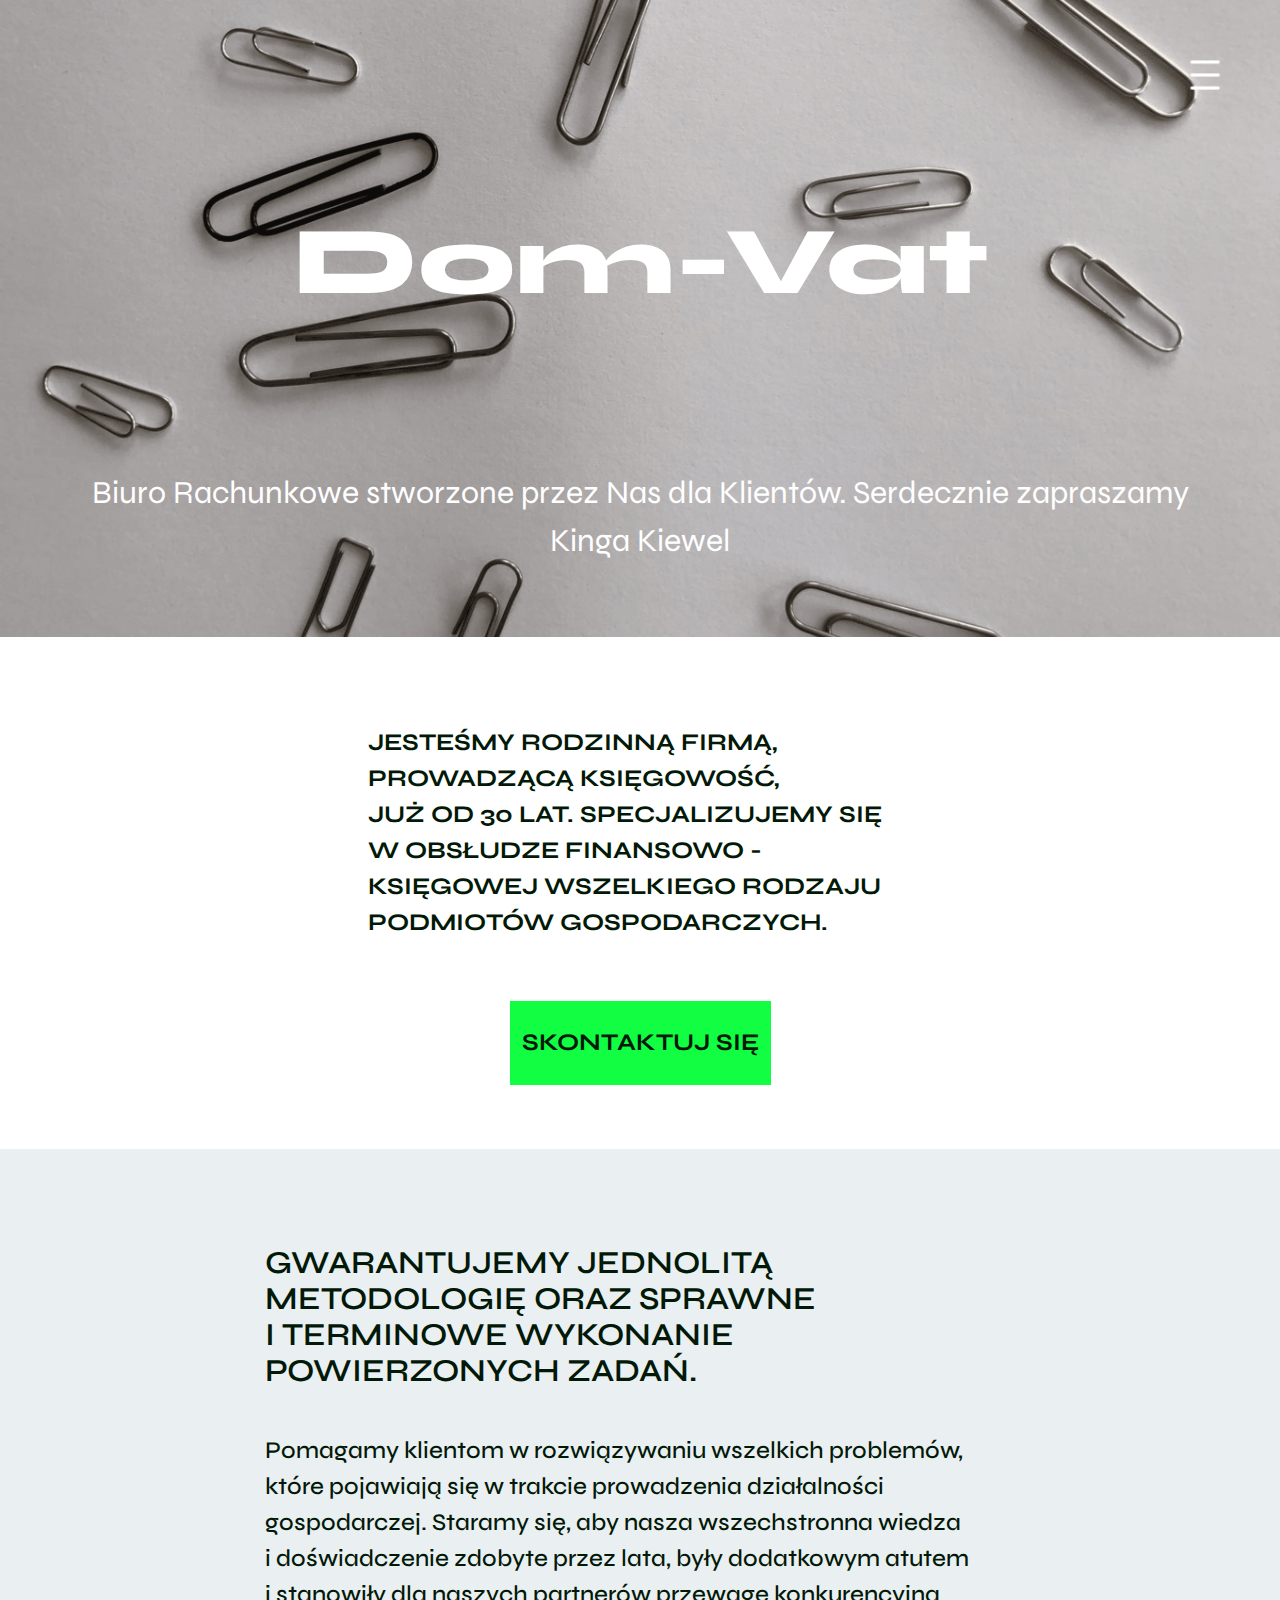
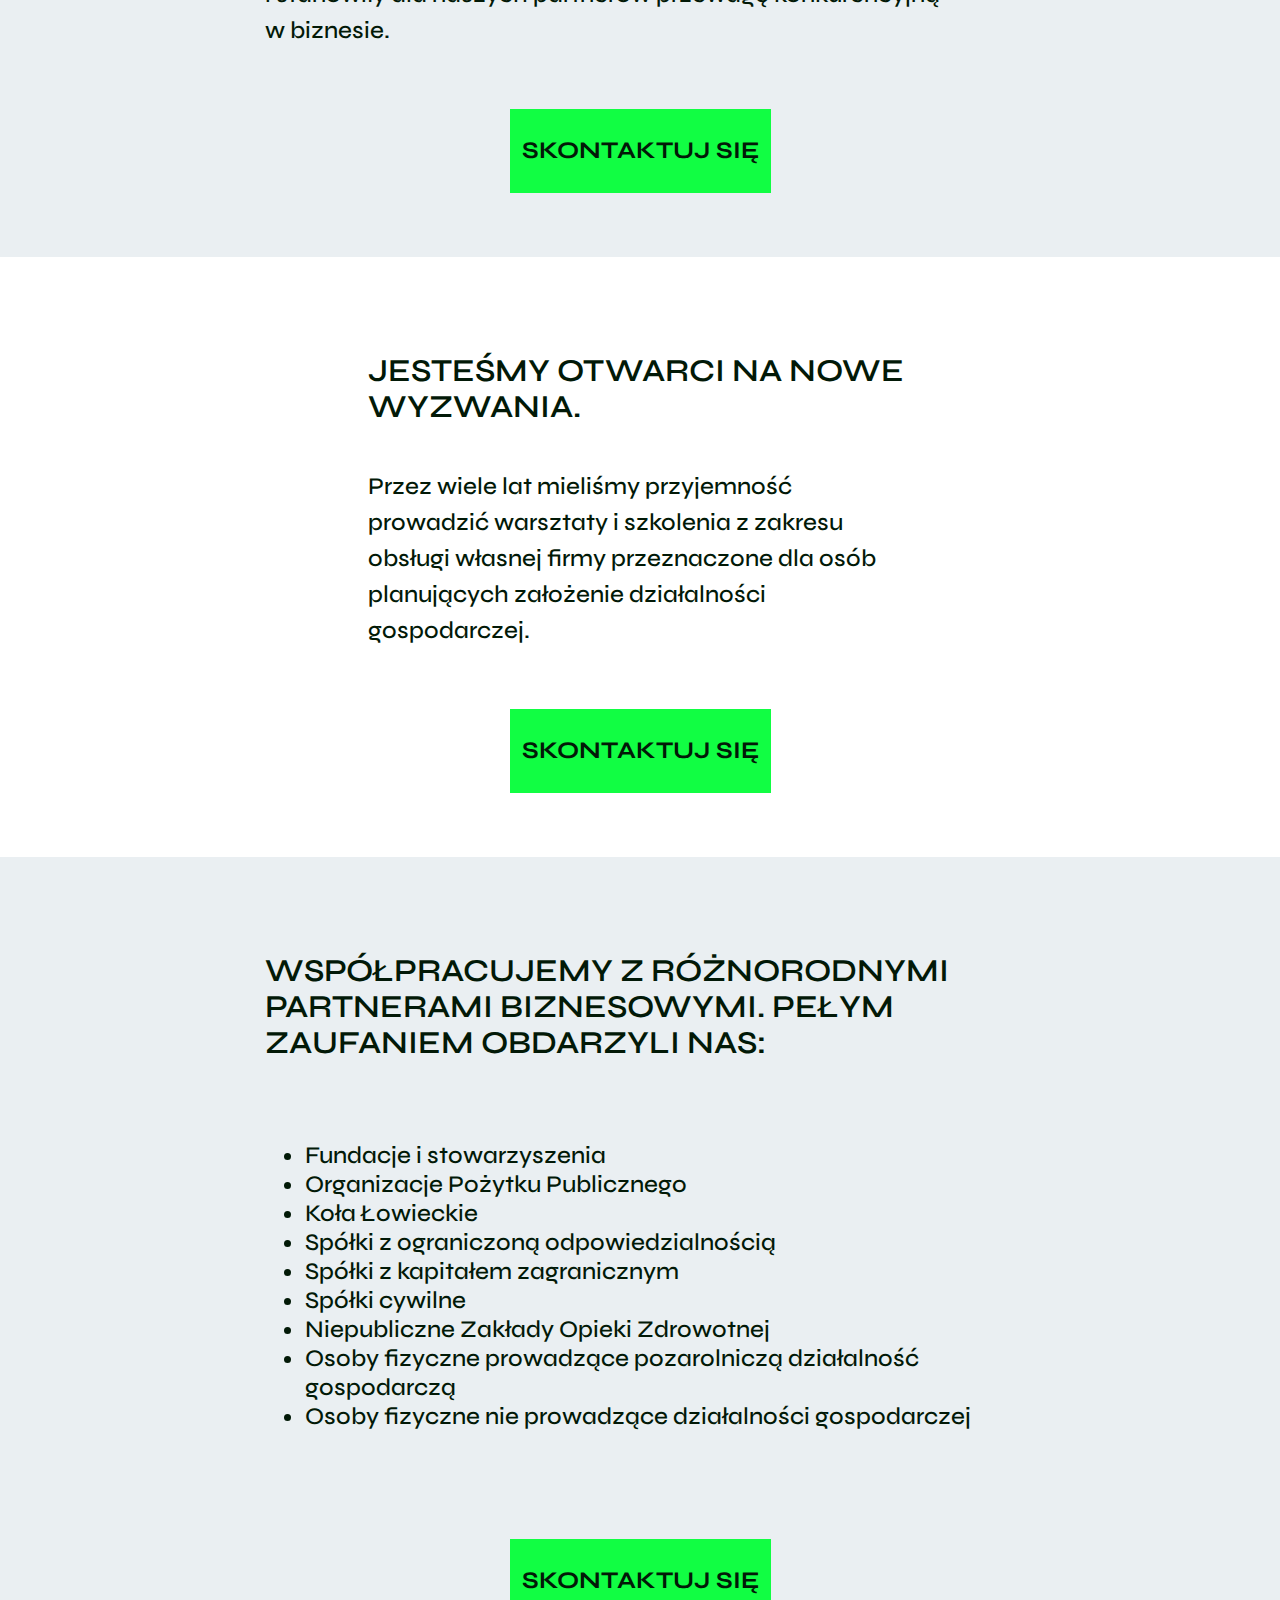
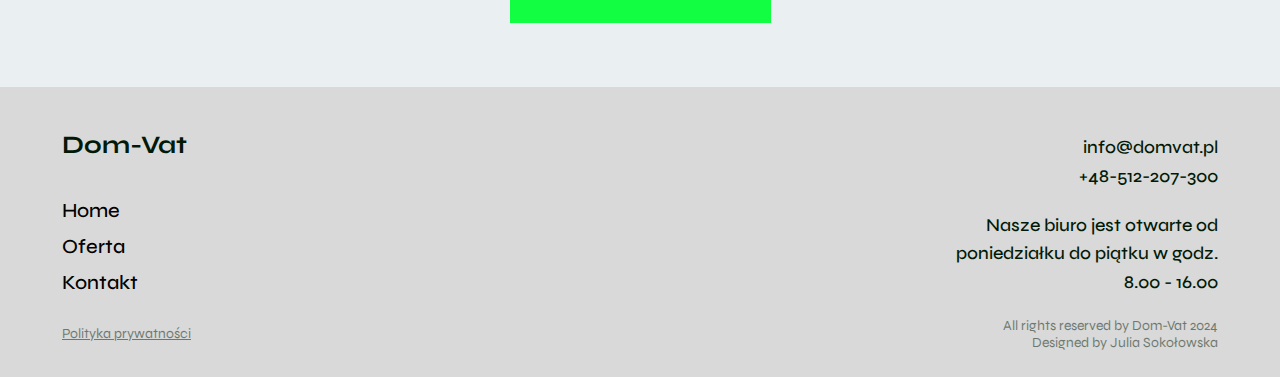
<file: index.html>
<!DOCTYPE html>
<html lang="pl">
<head>
    <meta charset="UTF-8">
    <meta name="viewport" content="width=device-width, initial-scale=1.0">
    <title>Biuro Rachunkowe Dom-Vat</title>
    <meta http-equiv="Content-type" content="text/html; charset=iso-8859-2">
    <link rel="preconnect" href="https://fonts.googleapis.com">
    <link rel="preconnect" href="https://fonts.gstatic.com" crossorigin>
    <link href="https://fonts.googleapis.com/css2?family=Syne:wght@400;500;600;700;800&display=swap" rel="stylesheet">
    <link rel="stylesheet" href="style.css">
    <link rel="apple-touch-icon" sizes="180x180" href="/assets/favicon_package_v0.16/apple-touch-icon.png">
    <link rel="icon" type="image/png" sizes="32x32" href="/assets/favicon_package_v0.16//favicon-32x32.png">
    <link rel="icon" type="image/png" sizes="16x16" href="/assets/favicon_package_v0.16//favicon-16x16.png">
    <link rel="manifest" href="/site.webmanifest">
    <link rel="mask-icon" href="/safari-pinned-tab.svg" color="#5bbad5">
    <meta name="msapplication-TileColor" content="#da532c">
    <meta name="theme-color" content="#ffffff">
</head>
<body>
    <header style="background-color: inherit;">
        <div class="container">
            <nav class="menu">
                <button href="#" class="menu-icon">
                    <img src="assets/menu.png" alt="Menu" id="menuButton">
                </button>
            </nav>
        </div>
    </header>
    <main>
        <section class="hero">
            <div class="hero-content">
                <h1>Dom-Vat</h1>
                <p>
                    Biuro Rachunkowe stworzone&nbsp;przez Nas dla&nbsp;Klientów.
                    Serdecznie&nbsp;zapraszamy<br>
                    Kinga Kiewel
                </p>
            </div>
        </section>
        <section class="content-section">
            <div class="content-container" id="kim-jestesmy">
                <div class="content-block">
                    <div class="content-text">
                        <p id="first">JESTEŚMY RODZINNĄ FIRMĄ, PROWADZĄCĄ KSIĘGOWOŚĆ, <br>JUŻ OD 30 LAT. SPECJALIZUJEMY SIĘ W OBSŁUDZE FINANSOWO - KSIĘGOWEJ WSZELKIEGO RODZAJU PODMIOTÓW GOSPODARCZYCH.</p>
                        <a href="kontakt.html" class="btn">SKONTAKTUJ SIĘ</a>
                    </div>
                    <img src="assets/paragon.jpg" alt="Image 1" class="content-image">
                </div>
            </div>
            <div class="content-container" id="misja">
                <div class="content-block">
                    <div class="content-text">
                        <p>GWARANTUJEMY JEDNOLITĄ METODOLOGIĘ ORAZ SPRAWNE I&nbsp;TERMINOWE WYKONANIE POWIERZONYCH ZADAŃ.</p>
                        <p class="small-text">Pomagamy klientom w&nbsp;rozwiązywaniu wszelkich problemów, które pojawiają się w&nbsp;trakcie prowadzenia działalności gospodarczej. Staramy się, aby nasza wszechstronna wiedza i&nbsp;doświadczenie zdobyte przez lata, były dodatkowym atutem i&nbsp;stanowiły dla naszych partnerów przewagę konkurencyjną w biznesie.</p>
                        <a href="kontakt.html" class="btn">SKONTAKTUJ SIĘ</a>
                    </div>
                    <img src="assets/f8bcea3d524bf9f63bdfb2161c3a7c52.jpg" alt="Image 2" class="content-image">
                </div>

                <!-- Add more content-blocks as needed -->
            </div>
            <div class="content-container" id="otwarci">
                <div class="content-block">
                    <div class="content-text">
                        <p>JESTEŚMY OTWARCI NA NOWE WYZWANIA.</p>
                        <p class="small-text">Przez wiele lat mieliśmy przyjemność prowadzić warsztaty i&nbsp;szkolenia z&nbsp;zakresu obsługi własnej firmy przeznaczone dla osób planujących założenie działalności gospodarczej.</p>
                        <a href="kontakt.html" class="btn">SKONTAKTUJ SIĘ</a>
                    </div>
                    <img src="assets/e2d15fb6c010f03d3a2c98d5e1ffa0da.jpg" alt="Image 1" class="content-image">
                </div>
            </div>
            <div class="content-container" id="doswiadczenie">
                <div class="content-block">
                    <div class="content-text">
                        <p>WSPÓŁPRACUJEMY Z RÓŻNORODNYMI PARTNERAMI BIZNESOWYMI. PEŁYM ZAUFANIEM OBDARZYLI NAS:</p>
                        <p class="small-text">
                            <ul>
                                <li>Fundacje i stowarzyszenia</li>
                                <li>Organizacje Pożytku Publicznego</li>
                                <li>Koła Łowieckie</li>
                                <li>Spółki z ograniczoną odpowiedzialnością</li>
                                <li>Spółki z kapitałem zagranicznym</li>
                                <li>Spółki cywilne</li>
                                <li>Niepubliczne Zakłady Opieki Zdrowotnej</li>
                                <li>Osoby fizyczne prowadzące pozarolniczą działalność gospodarczą</li>
                                <li>Osoby fizyczne nie prowadzące działalności gospodarczej</li>
                            </ul>
                        </p>
                        <a href="kontakt.html" class="btn">SKONTAKTUJ SIĘ</a>
                    </div>
                    <img src="assets/3e1f8ba5c2a6a88a7c032d254caa5d83.jpg" alt="Image 1" class="content-image">
                </div>
            </div>
        </section>
    </main>
    <footer>
        <div class="footer-content">
            <div class="footer-left">
                <h1 class="footer-title">Dom-Vat</h1>
                <nav class="footer-nav">
                    <ul>
                        <li><a href="index.html">Home</a></li>
                        <li><a href="oferta.html">Oferta</a></li>
                        <li><a href="kontakt.html">Kontakt</a></li>
                    </ul>
                </nav>
            </div>
            <div class="footer-right">
                <p>info@domvat.pl<br>+48-512-207-300</p>
                <p>Nasze biuro jest otwarte od poniedziałku do piątku w godz. 8.00 - 16.00</p>
            </div>
        </div>
        <div class="footer-bottom">
            <p><a href="polityka.html">Polityka prywatności</a></p>
            <p style="float: right;">All rights reserved by Dom-Vat 2024 <br>
            Designed by Julia Sokołowska</p>
        </div>
    </footer>
    <div class="responsive-menu" id="responsiveMenu">
        <div class="black-container">
            <h1 class="logo">Dom-Vat</h1>
            <nav class="menu">
                <a href="#" class="menu-close">
                    <img src="assets/close-black.png" alt="Menu" id="menuClose">
                </a>
            </nav>
        </div>
        <nav>
            <ul>
                <li><a href="index.html">Home</a></li>
                <li><a href="#kim-jestesmy">O nas</a></li>
                <li><a href="#misja">Misja</a></li>
                <li><a href="#doswiadczenie">Doświadczenie</a></li>
                <li><a href="oferta.html">Oferta</a></li>
                <li><a href="kontakt.html">Kontakt</a></li>
            </ul>
        </nav>
    </div>
    <script src="script.js"></script>
</body>
</html>
</file>
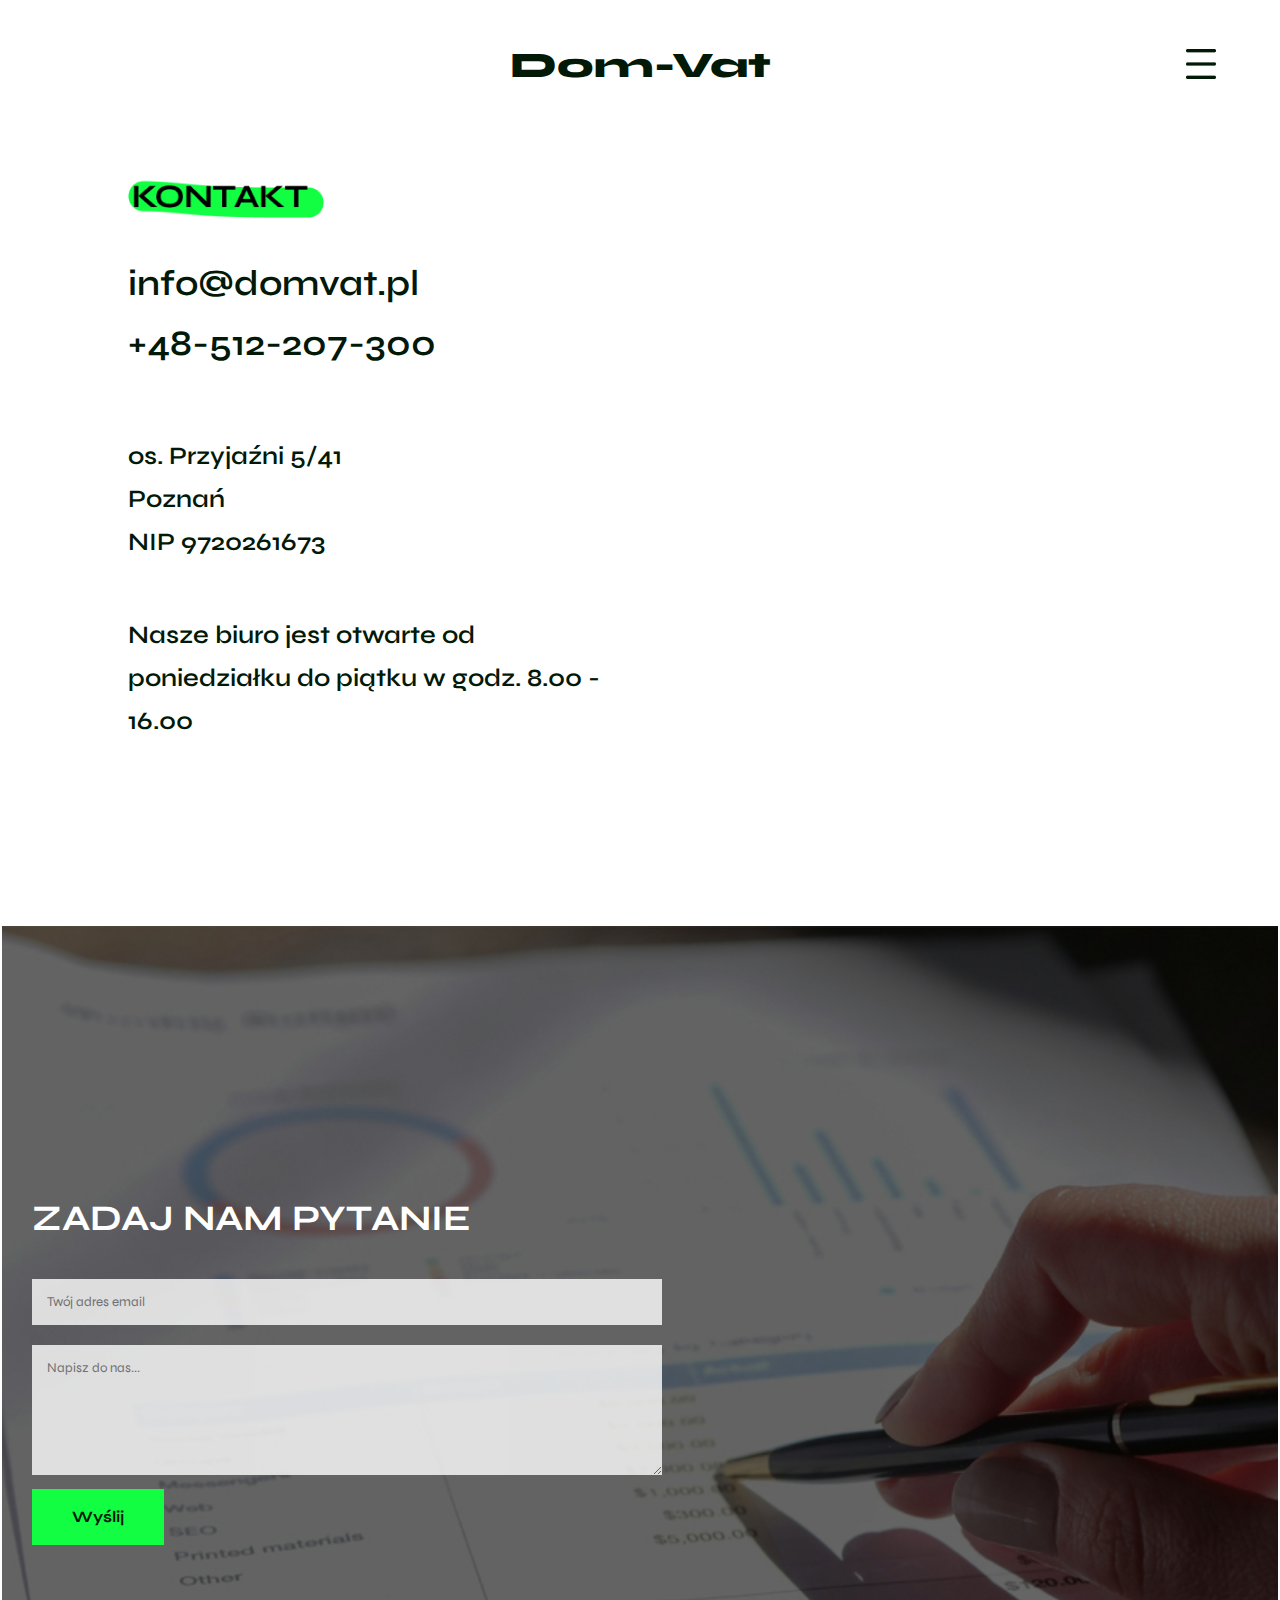
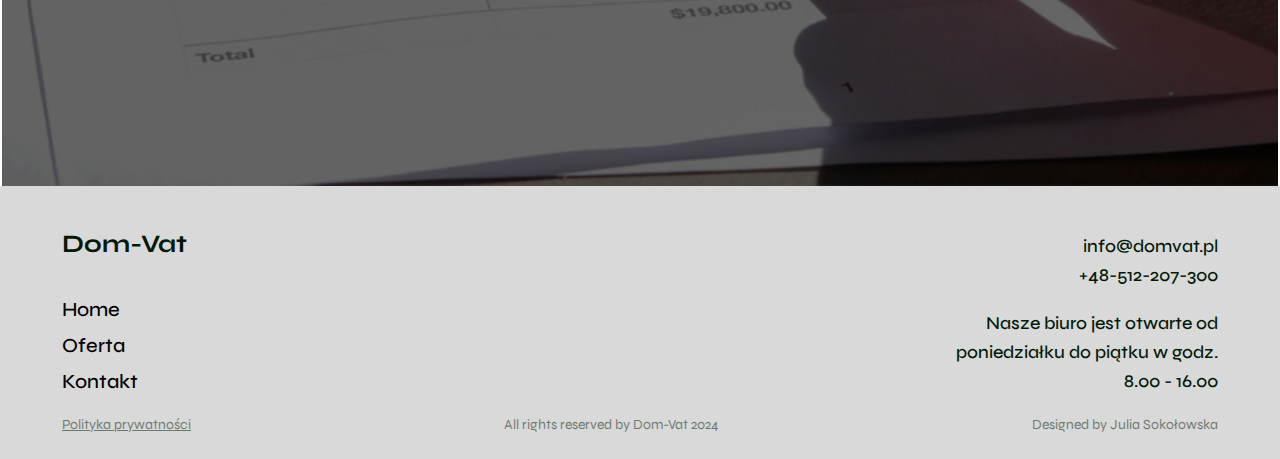
<file: kontakt.html>
<!DOCTYPE html>
<html lang="pl">
<head>
    <meta charset="UTF-8">
    <meta name="viewport" content="width=device-width, initial-scale=1.0">
    <title>Dom-Vat - Kontakt</title>
    <link href="https://fonts.googleapis.com/css2?family=Syne:wght@400..800&display=swap" rel="stylesheet">
    <link rel="stylesheet" href="style.css">
    <link rel="apple-touch-icon" sizes="180x180" href="/assets/favicon_package_v0.16/apple-touch-icon.png">
    <link rel="icon" type="image/png" sizes="32x32" href="/assets/favicon_package_v0.16//favicon-32x32.png">
    <link rel="icon" type="image/png" sizes="16x16" href="/assets/favicon_package_v0.16//favicon-16x16.png">
    <link rel="manifest" href="/site.webmanifest">
    <link rel="mask-icon" href="/safari-pinned-tab.svg" color="#5bbad5">
    <meta name="msapplication-TileColor" content="#da532c">
    <meta name="theme-color" content="#ffffff">
</head>
<body>
    <header>
        <div class="black-container">
            <h1>Dom-Vat</h1>
            <nav class="menu">
                <button href="#" class="menu-icon">
                    <img src="assets/menu-black.png" alt="Menu" id="menuButton">
                </button>
            </nav>
        </div>
    </header>
    <section class="contact-hero">
        <div class="contact-info">
            <img class="contact-logo" src="assets/kontakt_head.png">
            <h3>info@domvat.pl<br>+48-512-207-300</h1>
            <p>os. Przyjaźni 5/41<br>Poznań<br>NIP 9720261673</p>
            <p>Nasze biuro jest otwarte od poniedziałku do piątku w godz. 8.00 - 16.00</p>
        </div>
        <div class="map">
            <iframe src="https://www.google.com/maps/embed?pb=!1m18!1m12!1m3!1d6880.584630581076!2d16.92216052201935!3d52.4310662411388!2m3!1f0!2f0!3f0!3m2!1i1024!2i768!4f13.1!3m3!1m2!1s0x47045caa892be133%3A0xbc4d475a4fcdcf65!2sDom%20-%20Vat.%20Kiewel%20K.!5e0!3m2!1spl!2sfr!4v1721383723423!5m2!1spl!2sfr" width="400" height="450" style="border:0" allowfullscreen="" loading="lazy" referrerpolicy="no-referrer-when-downgrade"></iframe>        
        </div>
    </section>

    <section class="contact-form">
        <!-- <div class="section-nav">
            <h1>Dom-Vat</h1>
            <nav class="menu">
                <button href="#" class="menu-icon" style="background-color: inherit;">
                    <img src="assets/menu-black.png" alt="Menu" id="menuButton">
                </button>
            </nav>
        </div> -->
        <h2>ZADAJ NAM PYTANIE</h2>
        <form action="send_email.php" method="post">
            <input type="email" name="email" placeholder="Twój adres email" required>
            <textarea name="message" rows="5" placeholder="Napisz do nas..." required></textarea>
            <button type="submit" class="btn">Wyślij</button>
        </form>
    </section>

    <footer>
        <div class="footer-content">
            <div class="footer-left">
                <h1 class="footer-title">Dom-Vat</h1>
                <nav class="footer-nav">
                    <ul>
                        <li><a href="index.html">Home</a></li>
                        <li><a href="oferta.html">Oferta</a></li>
                        <li><a href="kontakt.html">Kontakt</a></li>
                    </ul>
                </nav>
            </div>
            <div class="footer-right">
                <p>info@domvat.pl<br>+48-512-207-300</p>
                <p>Nasze biuro jest otwarte od poniedziałku do piątku w godz. 8.00 - 16.00</p>
                
            </div>
        </div>
        <div class="footer-bottom">
            <p><a href="polityka.html">Polityka prywatności</a></p>
            <p>All rights reserved by Dom-Vat 2024</p>
            <p>Designed by Julia Sokołowska</p>
        </div>
    </footer>
    <div class="responsive-menu" id="responsiveMenu">
        <div class="black-container">
            <h1 class="logo">Dom-Vat</h1>
            <nav class="menu">
                <a href="#" class="menu-close">
                    <img src="assets/close-black.png" alt="Menu" id="menuClose">
                </a>
            </nav>
        </div>
        <nav>
            <ul>
                <li><a href="index.html">Home</a></li>
                <li><a href="index.html#kim-jestesmy">O nas</a></li>
                <li><a href="index.html#misja">Misja</a></li>
                <li><a href="index.html#doswiadczenie">Doświadczenie</a></li>
                <li><a href="oferta.html">Oferta</a></li>
                <li><a href="kontakt.html">Kontakt</a></li>
            </ul>
        </nav>
    </div>
    <script src="script.js"></script>
</body>
</html>
</file>
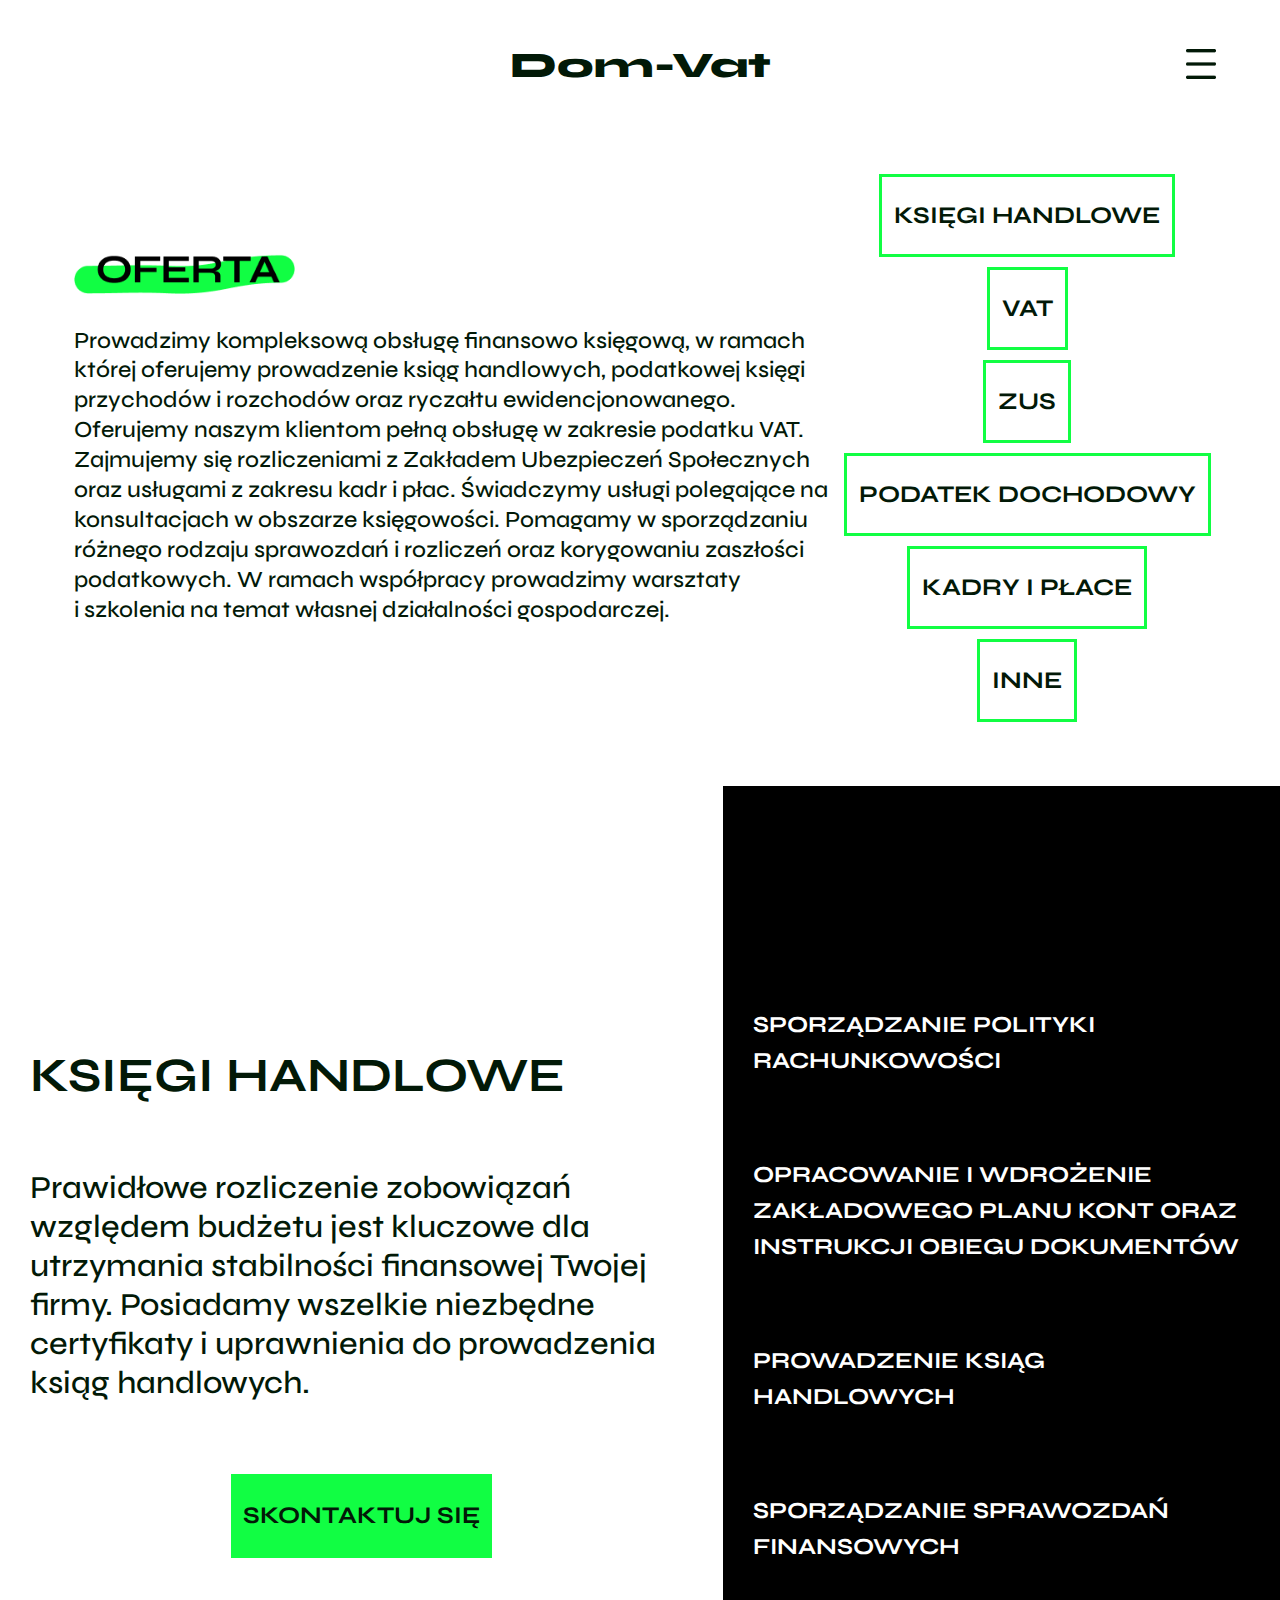
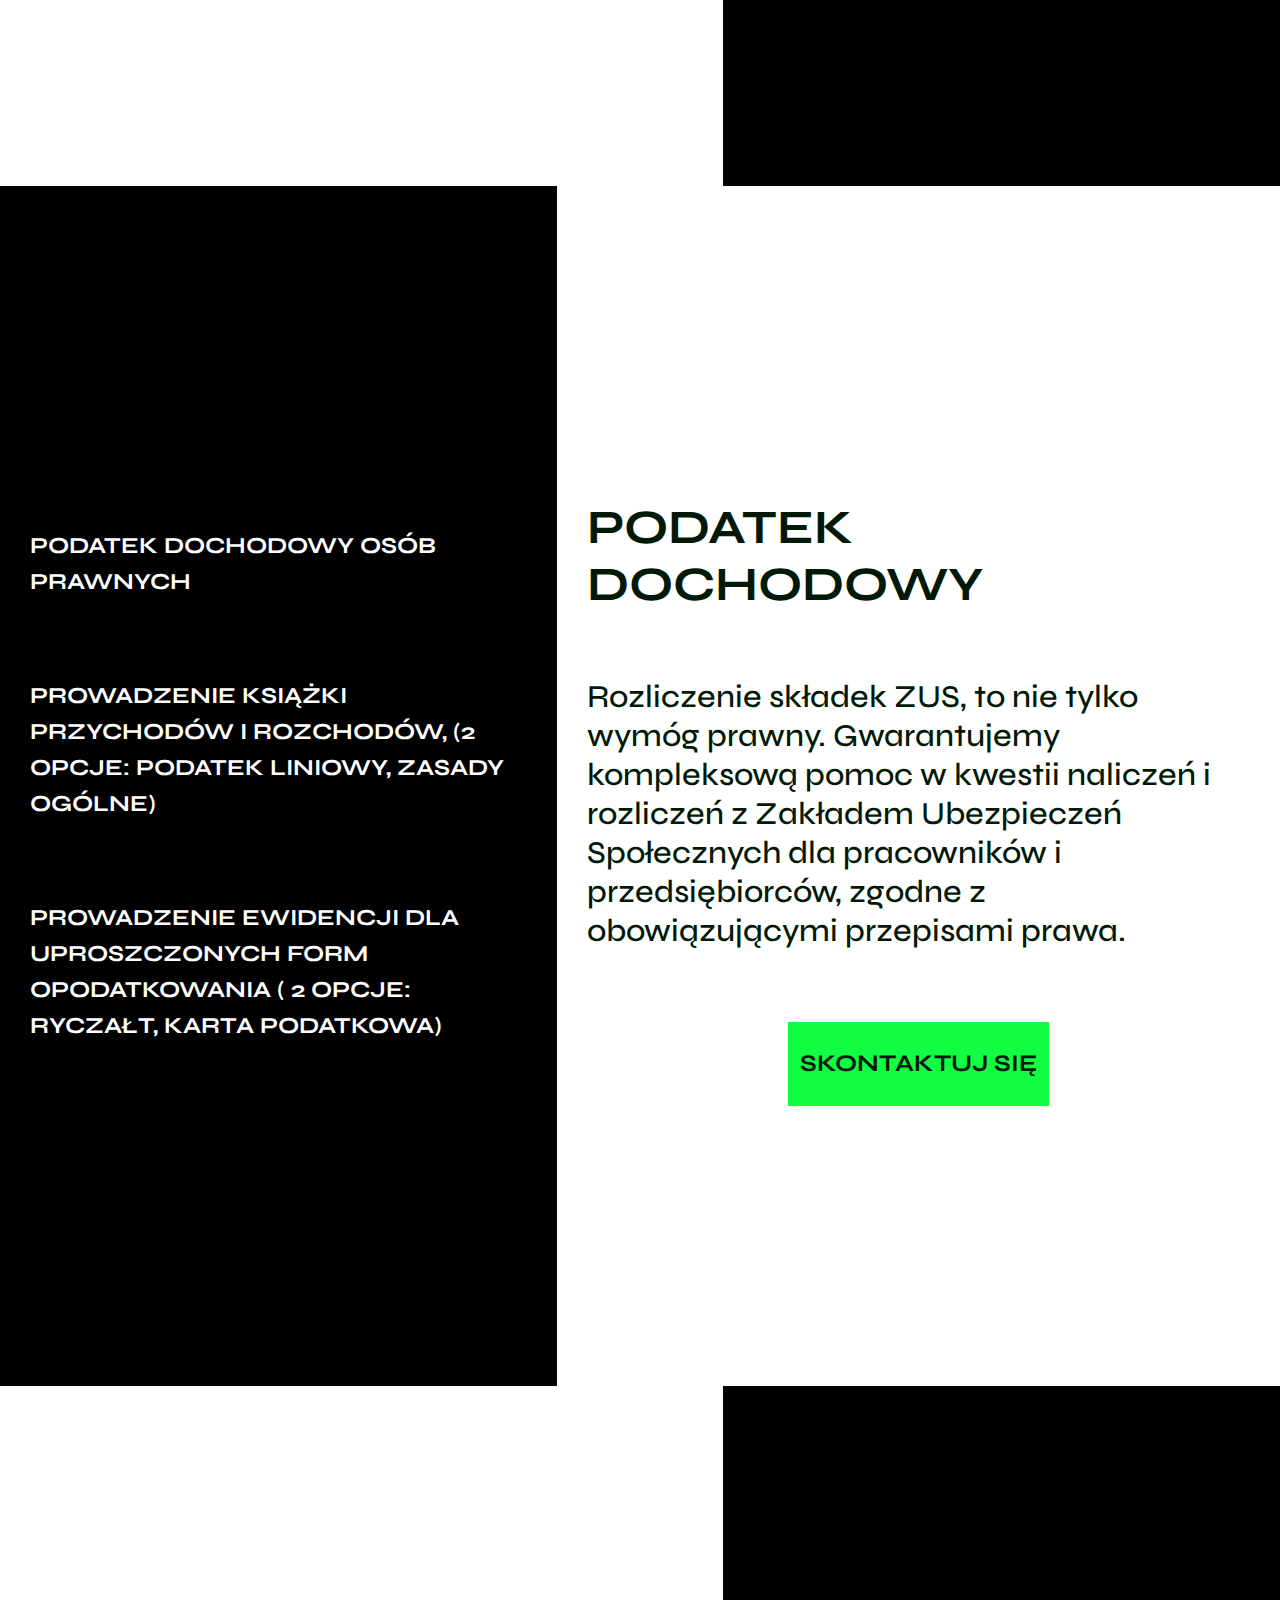
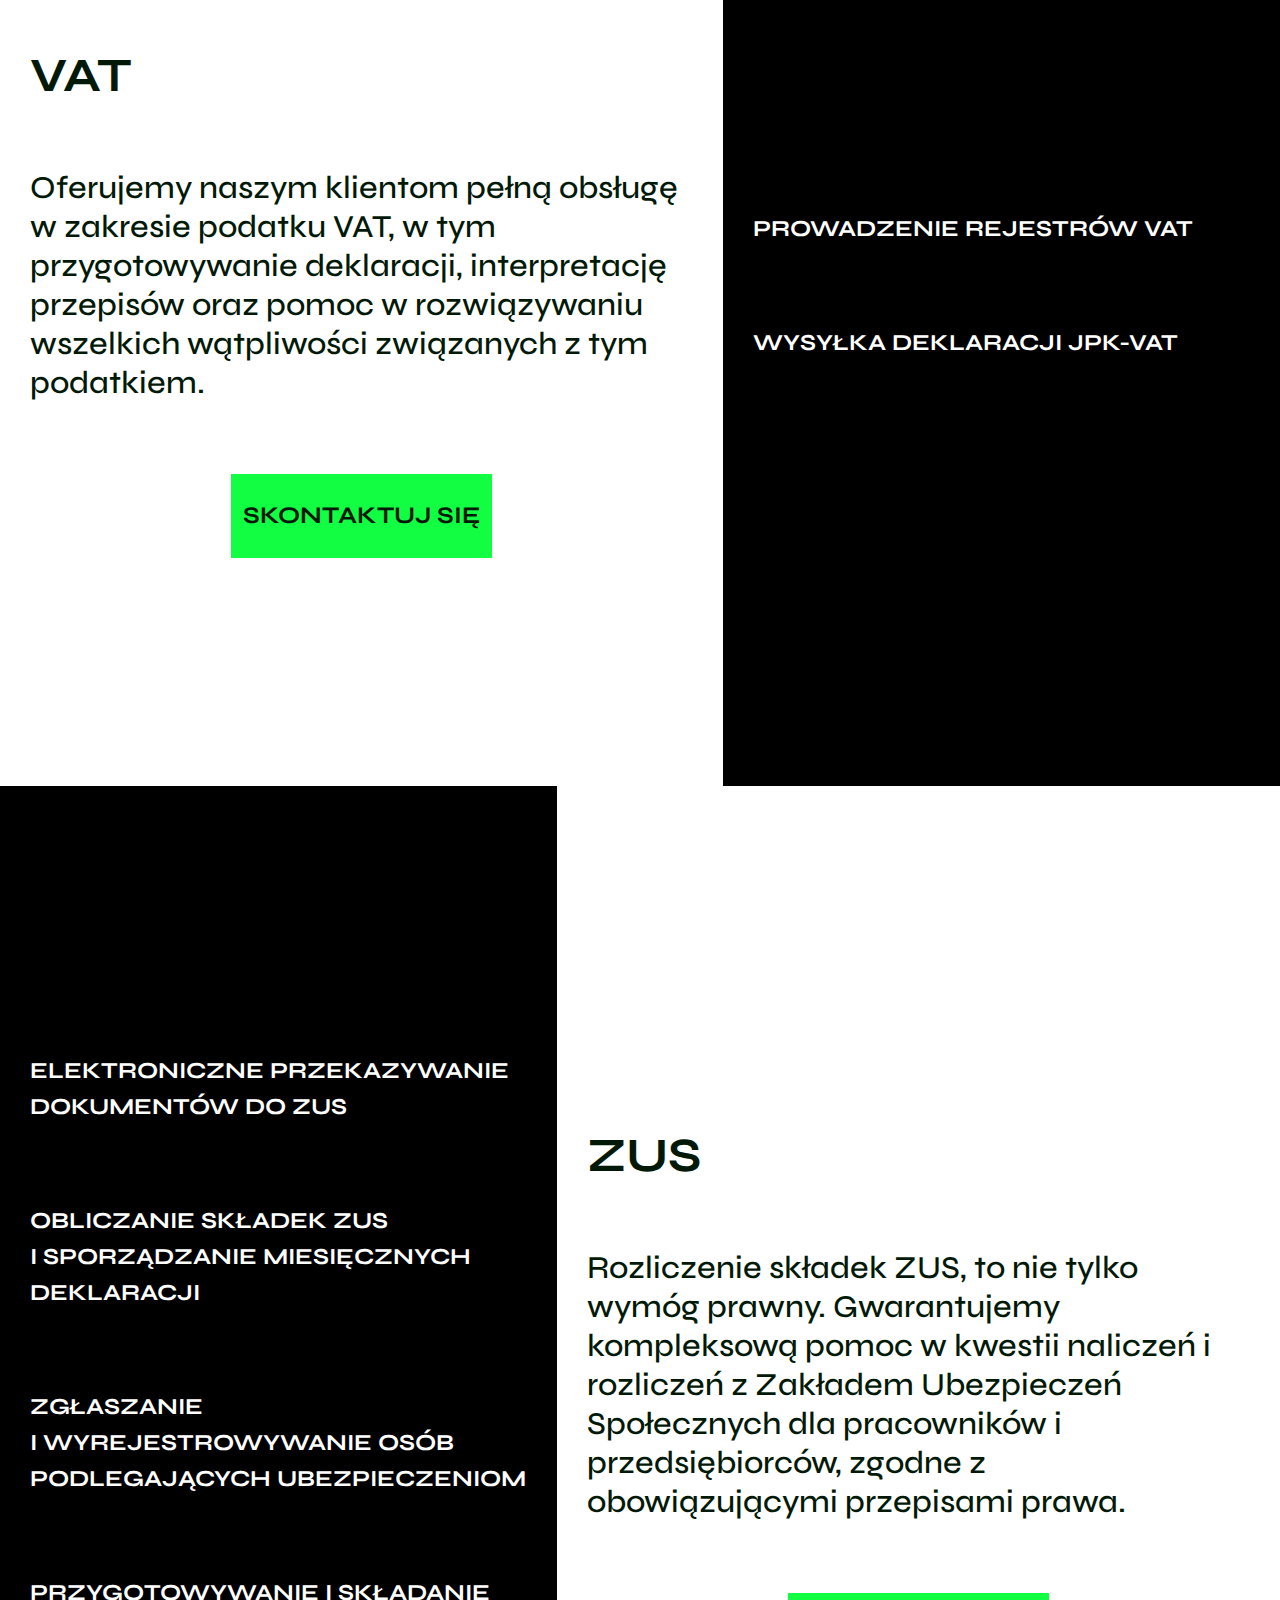
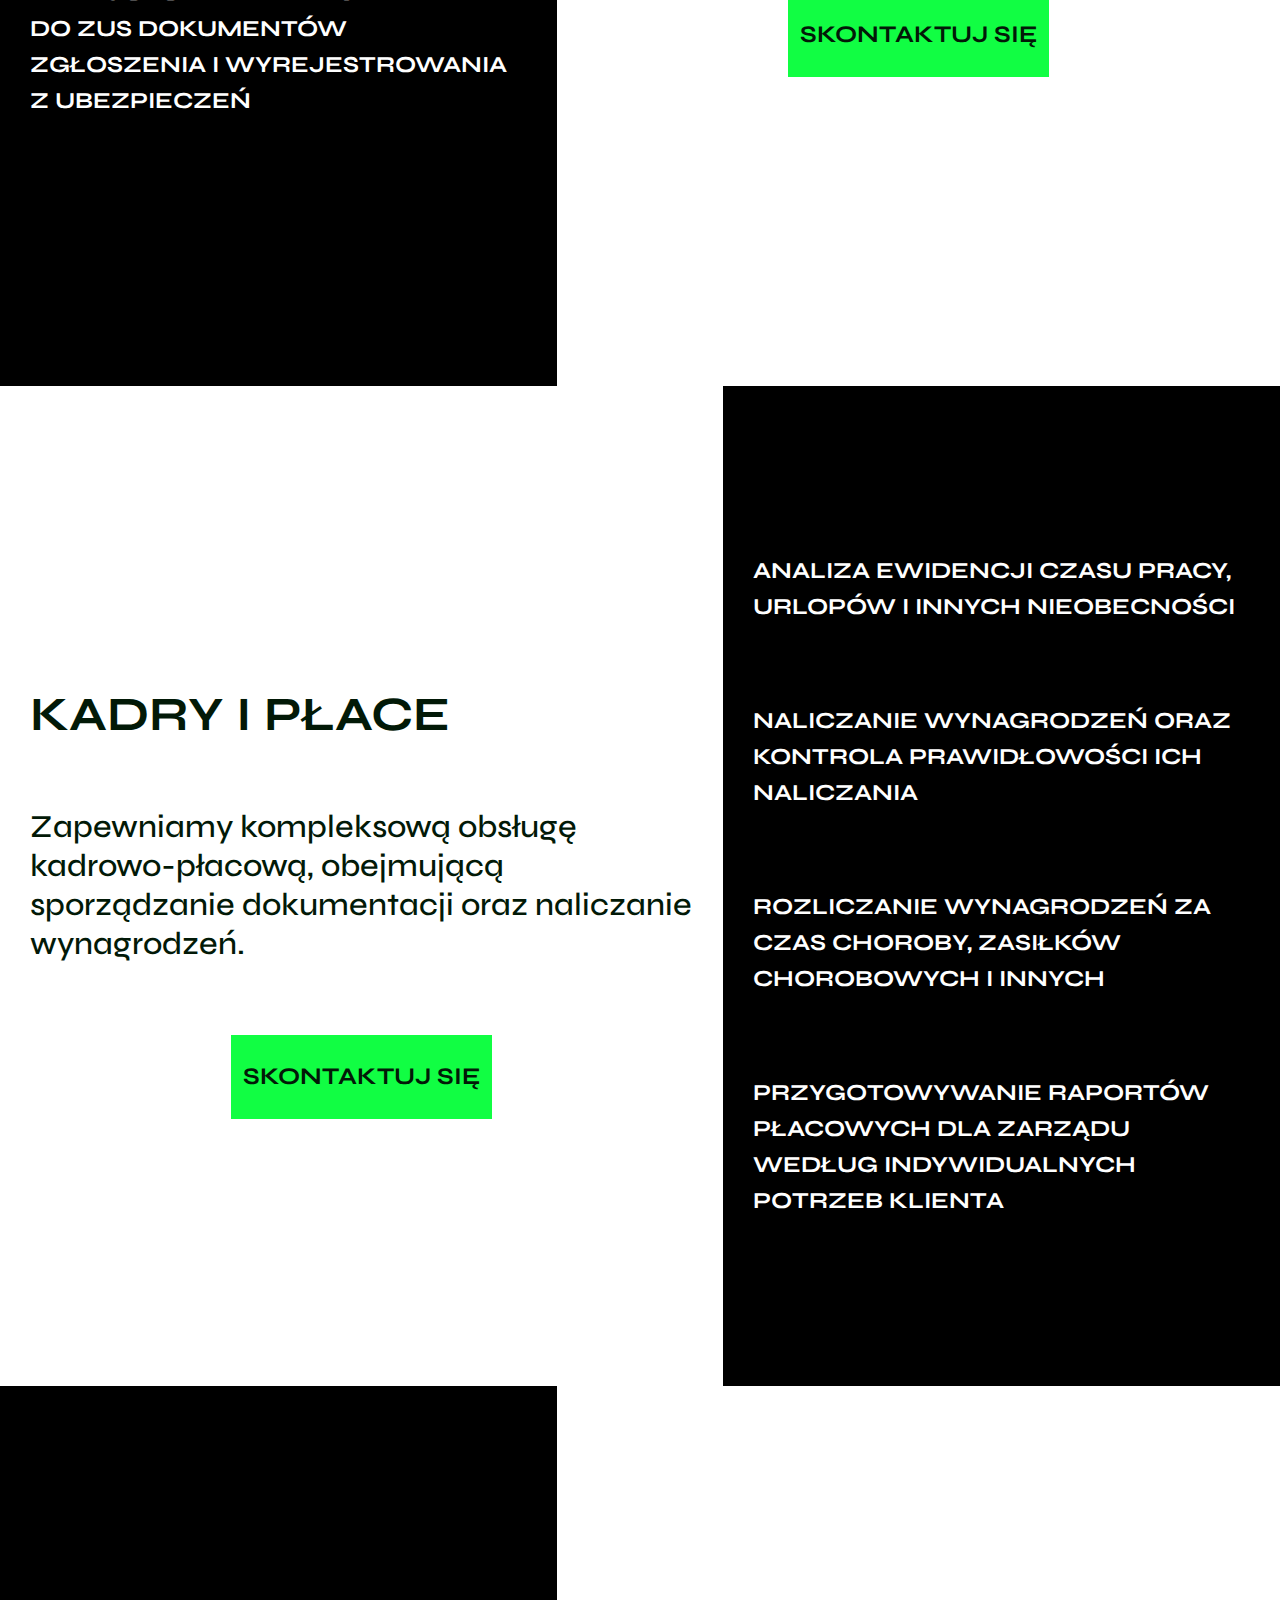
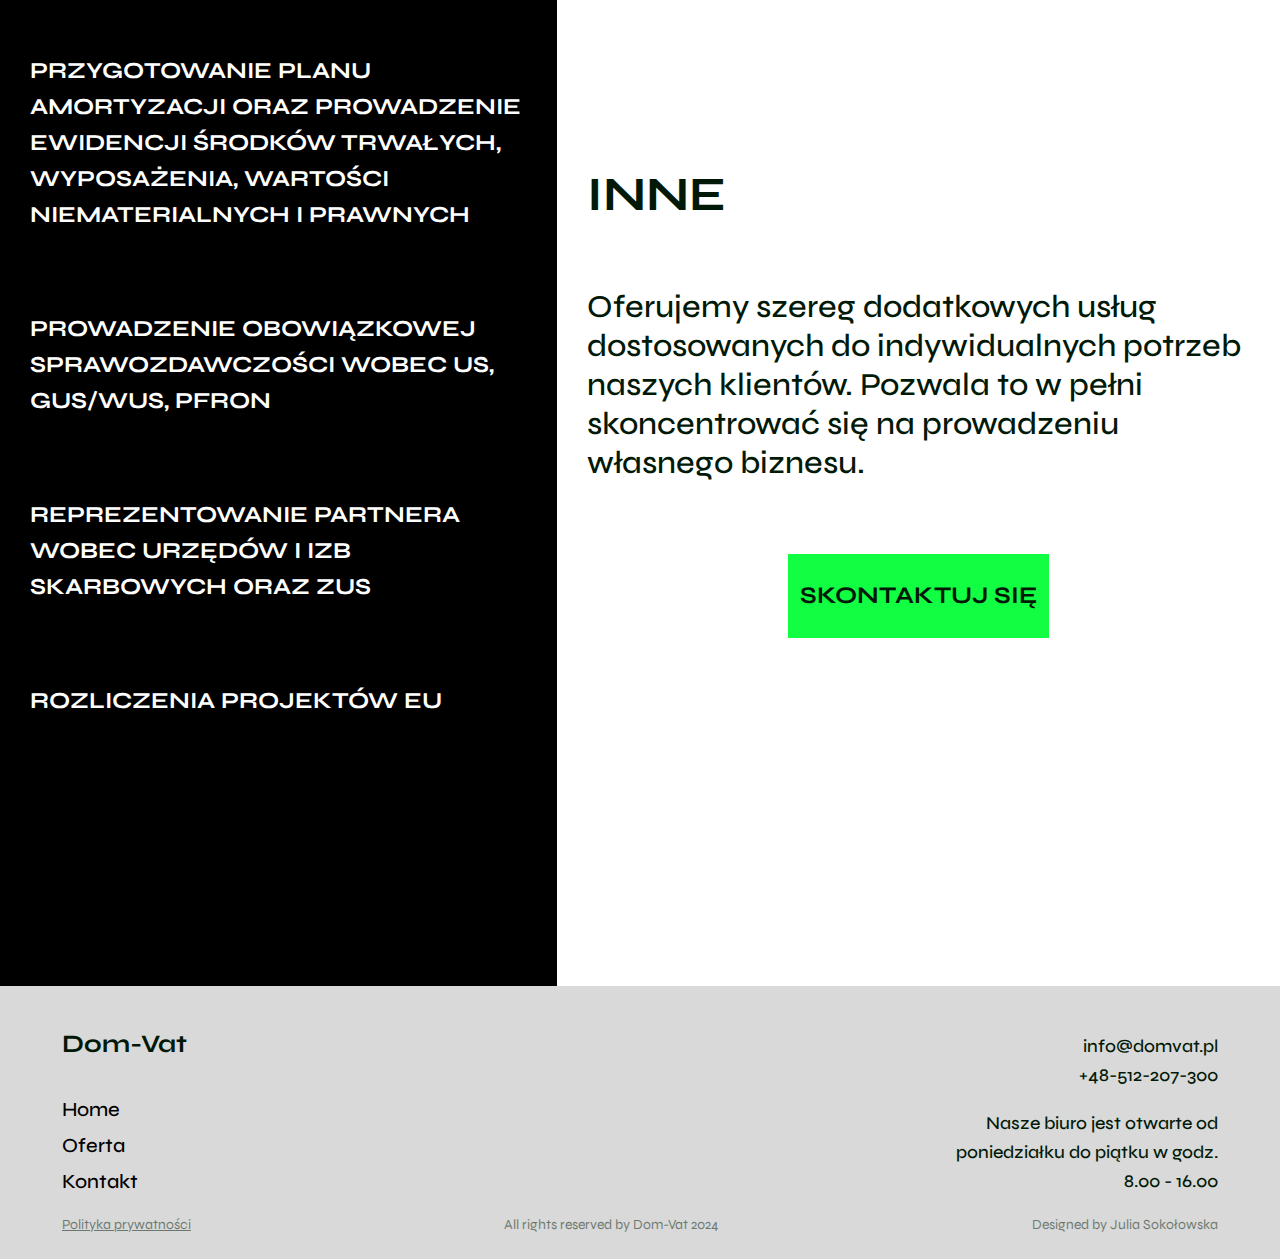
<file: oferta.html>
<!DOCTYPE html>
<html lang="pl">
<head>
    <meta charset="UTF-8">
    <meta name="viewport" content="width=device-width, initial-scale=1.0">
    <title>Dom-Vat</title>
    <link rel="preconnect" href="https://fonts.googleapis.com">
    <link rel="preconnect" href="https://fonts.gstatic.com" crossorigin>
    <link href="https://fonts.googleapis.com/css2?family=Syne:wght@400;500;600;700;800&display=swap" rel="stylesheet">
    <link rel="stylesheet" href="style.css">
    <link rel="apple-touch-icon" sizes="180x180" href="/assets/favicon_package_v0.16/apple-touch-icon.png">
    <link rel="icon" type="image/png" sizes="32x32" href="/assets/favicon_package_v0.16//favicon-32x32.png">
    <link rel="icon" type="image/png" sizes="16x16" href="/assets/favicon_package_v0.16//favicon-16x16.png">
    <link rel="manifest" href="/site.webmanifest">
    <link rel="mask-icon" href="/safari-pinned-tab.svg" color="#5bbad5">
    <meta name="msapplication-TileColor" content="#da532c">
    <meta name="theme-color" content="#ffffff">
</head>
<body>
    <header>
        <div class="black-container">
            <h1>Dom-Vat</h1>
            <nav class="menu">
                <button href="#" class="menu-icon">
                    <img src="assets/menu-black.png" alt="Menu" id="menuButton">
                </button>
            </nav>
        </div>
    </header>
    <main>
        <section class="offer-hero">
            <div class="offer-hero-content">
                <img src="assets/oferta.png">
                <p>
                    Prowadzimy kompleksową obsługę finansowo księgową, w ramach której oferujemy prowadzenie ksiąg handlowych, podatkowej księgi przychodów i rozchodów oraz ryczałtu ewidencjonowanego. 
                    <br>Oferujemy naszym klientom pełną obsługę w zakresie podatku VAT. Zajmujemy się rozliczeniami z Zakładem Ubezpieczeń Społecznych oraz usługami z zakresu kadr i płac. Świadczymy usługi polegające na konsultacjach w obszarze księgowości. Pomagamy w sporządzaniu różnego rodzaju sprawozdań i rozliczeń oraz korygowaniu zaszłości podatkowych. W ramach współpracy prowadzimy warsztaty i szkolenia na temat własnej działalności gospodarczej.
                </p>
            </div>
            <div class="offer-buttons">
                <a href="oferta.html#ksiegi">księgi handlowe</a>
                <a href="oferta.html#vat">vat</a>
                <a href="oferta.html#zus">zus</a>
                <a href="oferta.html#podatek">podatek dochodowy</a>
                <a href="oferta.html#kadry">kadry i płace</a>
                <a href="oferta.html#inne">inne</a>
                <!-- <img src="assets/uslugi.png" id="uslugi"> -->
            </div>
        </section>
        <section class="offer-section" id="ksiegi">
            <div class="offer-description">
                <!-- <div class="section-nav">
                    <h1>Dom-Vat</h1>
                    <nav class="menu">
                        <button href="#" class="menu-icon">
                            <img src="assets/menu-black.png" alt="Menu" id="menuButton">
                        </button>
                    </nav>
                </div> -->
                <h1 s="highlighted-text">
                    Księgi handlowe
                </h1>
                <p>Prawidłowe rozliczenie zobowiązań względem budżetu jest kluczowe dla utrzymania stabilności finansowej Twojej firmy. 
                    Posiadamy wszelkie niezbędne certyfikaty i uprawnienia do prowadzenia ksiąg handlowych.
                </p>
                <a href="kontakt.html" class="btn" id="btn-kontakt">SKONTAKTUJ SIĘ</a>
            </div>
            <div class="offer-details">
                <p>sporządzanie polityki rachunkowości</p>
                <p>opracowanie i wdrożenie Zakładowego Planu Kont oraz instrukcji obiegu dokumentów</p>
                <p>prowadzenie ksiąg handlowych</p>
                <p>sporządzanie sprawozdań finansowych</p>
            </div>
        </section>
        <section class="offer-section" id="podatek">
            <div class="offer-description">
                <!-- <div class="section-nav">
                    <h1>Dom-Vat</h1>
                    <nav class="menu">
                        <button href="#" class="menu-icon">
                            <img src="assets/menu-black.png" alt="Menu" id="menuButton">
                        </button>
                    </nav>
                </div> -->
                <h1 s="highlighted-text">
                    Podatek dochodowy
                </h1>
                <p>Rozliczenie składek ZUS, to nie tylko wymóg prawny. 
                    Gwarantujemy kompleksową pomoc w kwestii naliczeń i rozliczeń z Zakładem Ubezpieczeń Społecznych dla pracowników i przedsiębiorców, zgodne z  obowiązującymi przepisami prawa. 
                </p>
                <a href="kontakt.html" class="btn" id="btn-kontakt">SKONTAKTUJ SIĘ</a>
            </div>
            <div class="offer-details">
                <p>podatek dochodowy osób prawnych</p>
                <p>prowadzenie książki przychodów i rozchodów, (2 opcje: podatek liniowy, zasady ogólne)</p>
                <p>prowadzenie ewidencji dla uproszczonych form opodatkowania ( 2 opcje: ryczałt, karta podatkowa)</p>
            </div>
        </section>
        <section class="offer-section" id="vat">
            <div class="offer-description">
                <!-- <div class="section-nav">
                    <h1>Dom-Vat</h1>
                    <nav class="menu">
                        <button href="#" class="menu-icon">
                            <img src="assets/menu-black.png" alt="Menu" id="menuButton">
                        </button>
                    </nav>
                </div> -->
                <h1 s="highlighted-text">
                    VAT
                </h1>
                <p>Oferujemy naszym klientom pełną obsługę w zakresie podatku VAT, w tym przygotowywanie deklaracji, 
                    interpretację przepisów oraz pomoc w rozwiązywaniu wszelkich wątpliwości związanych z tym podatkiem.
                </p>
                <a href="kontakt.html" class="btn" id="btn-kontakt">SKONTAKTUJ SIĘ</a>
            </div>
            <div class="offer-details">
                    <p>prowadzenie rejestrów VAT </p>
                    <p>wysyłka deklaracji JPK-VAT</p>
            </div>
        </section>
        <section class="offer-section" id="zus">
            <div class="offer-description">
                <!-- <div class="section-nav">
                    <h1>Dom-Vat</h1>
                    <nav class="menu">
                        <button href="#" class="menu-icon">
                            <img src="assets/menu-black.png" alt="Menu" id="menuButton">
                        </button>
                    </nav>
                </div> -->
                <h1 s="highlighted-text">
                    ZUS
                </h1>
                <p>
                    Rozliczenie składek ZUS, to nie tylko wymóg prawny. 
                    Gwarantujemy kompleksową pomoc w kwestii naliczeń i rozliczeń z Zakładem Ubezpieczeń Społecznych dla pracowników i przedsiębiorców, zgodne z  obowiązującymi przepisami prawa. 
                </p>
                <a href="kontakt.html" class="btn" id="btn-kontakt">SKONTAKTUJ SIĘ</a>
            </div>
            <div class="offer-details">
                <p>elektroniczne przekazywanie dokumentów do ZUS</p>
                <p>obliczanie składek ZUS i sporządzanie miesięcznych deklaracji</p>
                <p>zgłaszanie i wyrejestrowywanie osób podlegających ubezpieczeniom</p>
                <p>przygotowywanie i składanie do ZUS dokumentów zgłoszenia i wyrejestrowania z ubezpieczeń</p>
            </div>
        </section>
        <section class="offer-section" id="kadry">
            <div class="offer-description">
                <!-- <div class="section-nav">
                    <h1>Dom-Vat</h1>
                    <nav class="menu">
                        <button href="#" class="menu-icon">
                            <img src="assets/menu-black.png" alt="Menu" id="menuButton">
                        </button>
                    </nav>
                </div> -->
                <h1 s="highlighted-text">
                    Kadry i płace
                </h1>
                <p>
                    Zapewniamy kompleksową obsługę kadrowo-płacową, obejmującą sporządzanie dokumentacji oraz naliczanie wynagrodzeń. 
                </p>
                <a href="kontakt.html" class="btn" id="btn-kontakt">SKONTAKTUJ SIĘ</a>
            </div>
            <div class="offer-details">
                <p>analiza ewidencji czasu pracy, urlopów i innych nieobecności</p>
                <p>naliczanie wynagrodzeń oraz kontrola prawidłowości ich naliczania</p>
                <p>rozliczanie wynagrodzeń za czas choroby, zasiłków chorobowych i innych</p>
                <p>przygotowywanie raportów płacowych dla zarządu według indywidualnych potrzeb klienta</p>
            </div>
        </section>
        <section class="offer-section" id="inne">
            <div class="offer-description">
                <!-- <div class="section-nav">
                    <h1>Dom-Vat</h1>
                    <nav class="menu">
                        <button href="#" class="menu-icon">
                            <img src="assets/menu-black.png" alt="Menu" id="menuButton">
                        </button>
                    </nav>
                </div> -->
                <h1 s="highlighted-text">
                    Inne
                </h1>
                <p>
                    Oferujemy szereg dodatkowych usług dostosowanych do indywidualnych potrzeb naszych klientów. 
                    Pozwala to w pełni skoncentrować się na prowadzeniu własnego biznesu.
                </p>
                <a href="kontakt.html" class="btn" id="btn-kontakt">SKONTAKTUJ SIĘ</a>
            </div>
            <div class="offer-details">

                <p>przygotowanie planu amortyzacji oraz prowadzenie ewidencji środków trwałych, wyposażenia, wartości niematerialnych i prawnych</p>
                <!-- <p>sporządzanie i składanie potrzebnych deklaracji skarbowych</p> -->
                <p>prowadzenie obowiązkowej sprawozdawczości wobec US, GUS/WUS, PFRON</p>
                <p>reprezentowanie Partnera wobec Urzędów i Izb Skarbowych oraz ZUS</p>
                <p>rozliczenia projektów EU </p>
            </div>
        </section>
    </main>
    <footer>
        <div class="footer-content">
            <div class="footer-left">
                <h1 class="footer-title">Dom-Vat</h1>
                <nav class="footer-nav">
                    <ul>
                        <li><a href="index.html">Home</a></li>
                        <li><a href="oferta.html">Oferta</a></li>
                        <li><a href="kontakt.html">Kontakt</a></li>
                    </ul>
                </nav>
            </div>
            <div class="footer-right">
                <p>info@domvat.pl<br>+48-512-207-300</p>
                <p>Nasze biuro jest otwarte od poniedziałku do piątku w godz. 8.00 - 16.00</p>
                
            </div>
        </div>
        <div class="footer-bottom">
            <p><a href="polityka.html">Polityka prywatności</a></p>
            <p>All rights reserved by Dom-Vat 2024</p>
            <p>Designed by Julia Sokołowska</p>
        </div>
    </footer>
    <div class="responsive-menu" id="responsiveMenu">
        <div class="black-container">
            <h1 href="index.html" class="logo">Dom-Vat</h1>
            <nav class="menu">
                <a href="#" class="menu-close">
                    <img src="assets/close-black.png" alt="Menu" id="menuClose">
                </a>
            </nav>
        </div>
        <nav>
            <ul>
                <li><a href="index.html">Home</a></li>
                <li><a href="index.html#kim-jestesmy">O nas</a></li>
                <li><a href="index.html#misja">Misja</a></li>
                <li><a href="index.html#doswiadczenie">Doświadczenie</a></li>
                <li><a href="oferta.html">Oferta</a></li>
                <li><a href="kontakt.html">Kontakt</a></li>
            </ul>
        </nav>
    </div>
    <script src="script.js"></script>
</body>
</html>
</file>
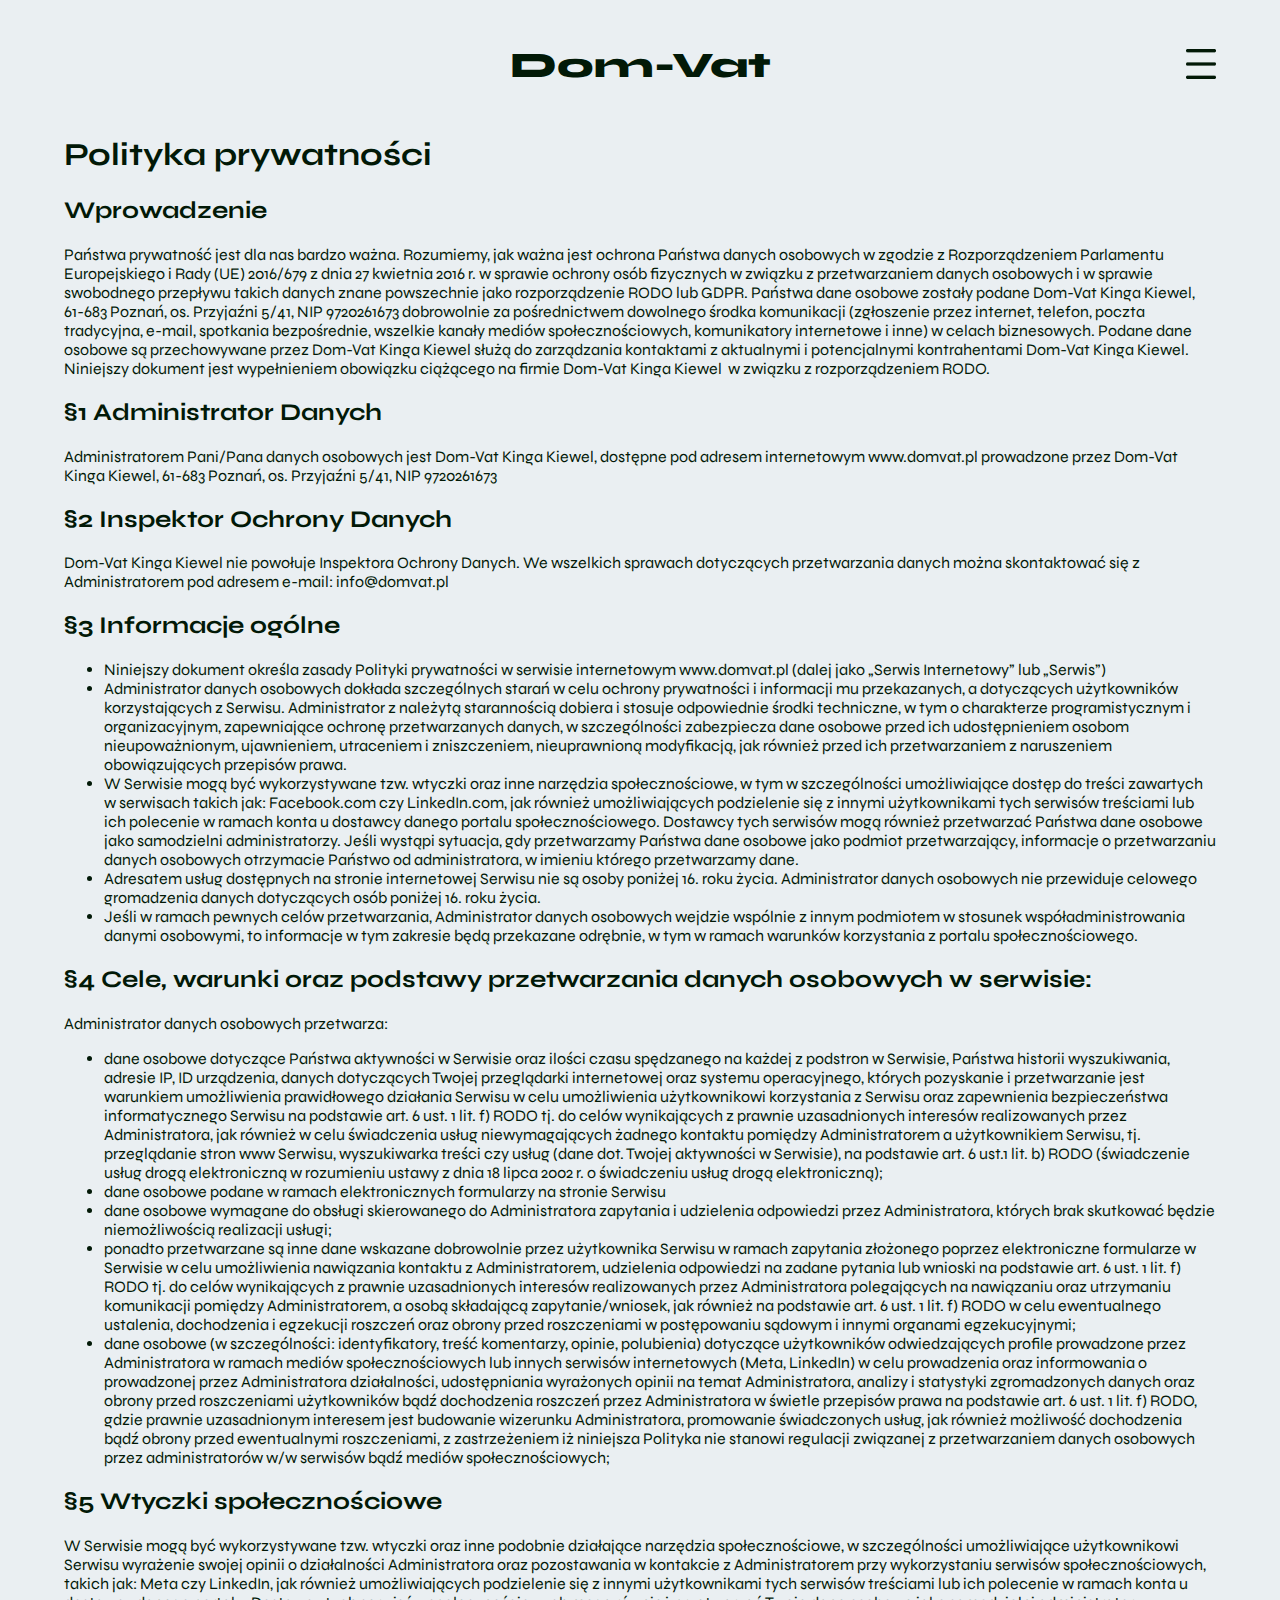
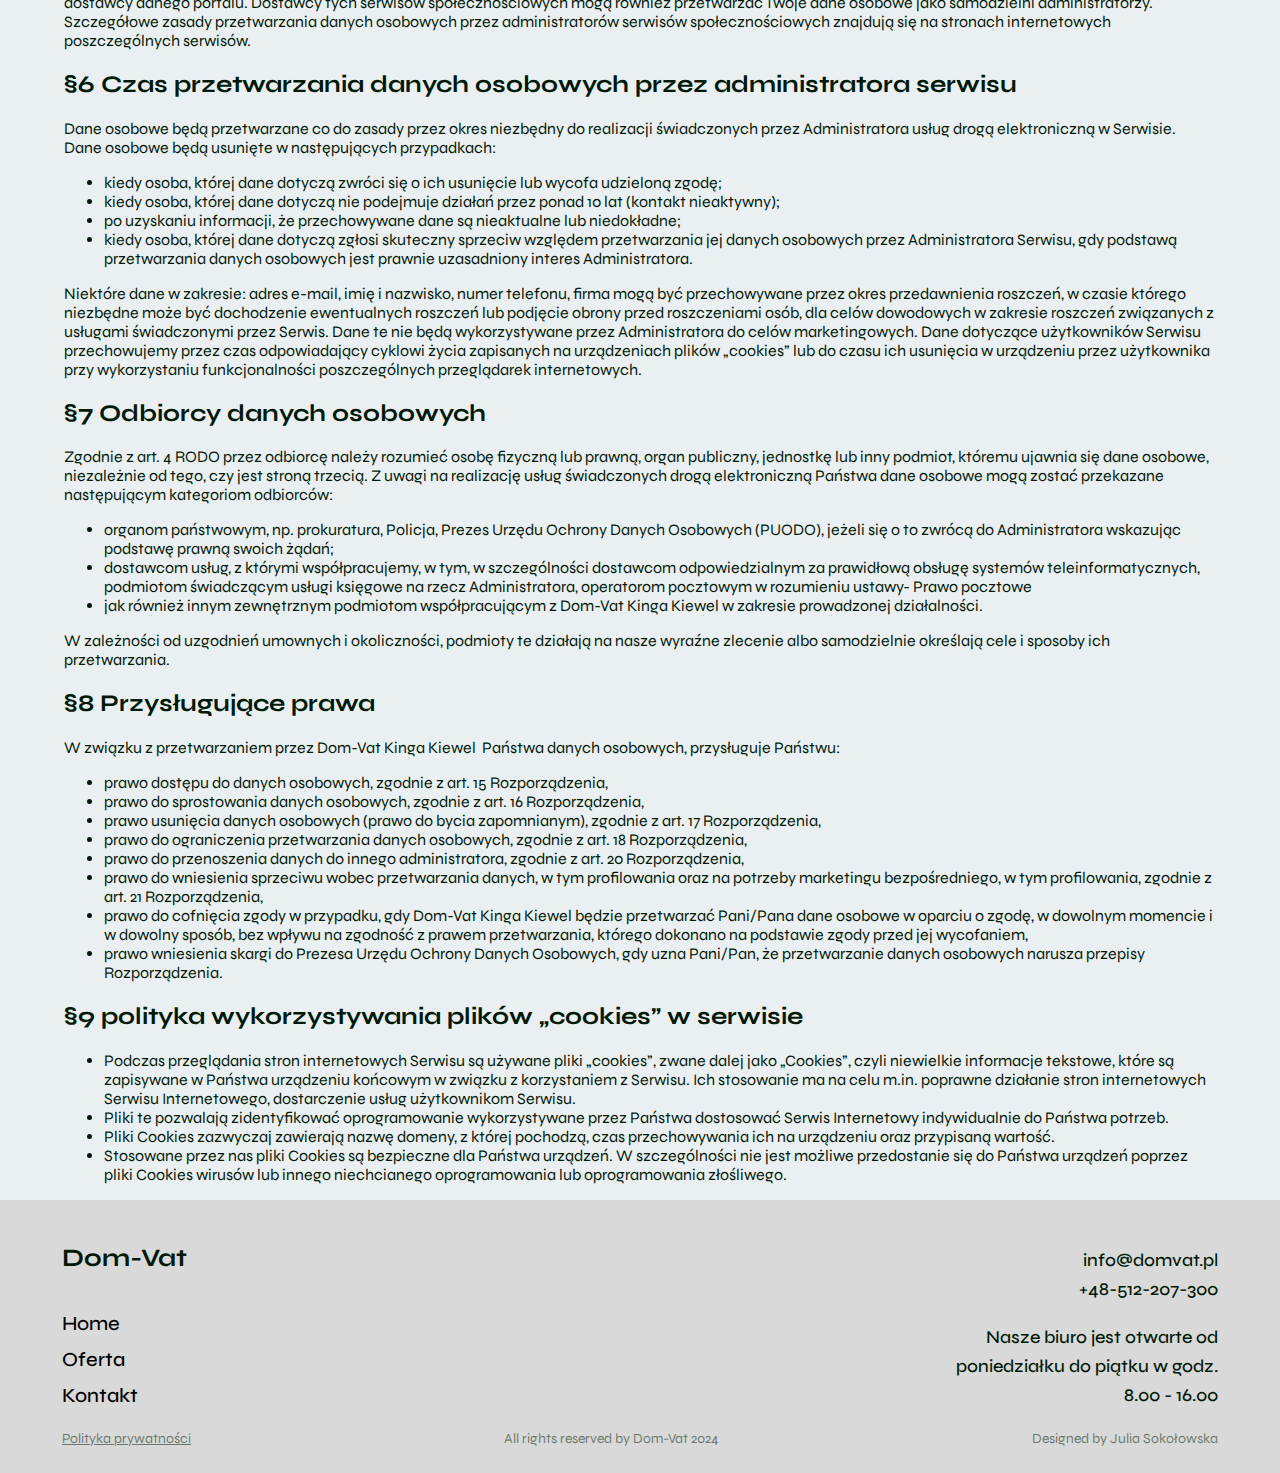
<file: polityka.html>
<!DOCTYPE html>
<html lang="pl">
<head>
    <meta charset="UTF-8">
    <meta name="viewport" content="width=device-width, initial-scale=1.0">
    <title>Dom-Vat</title>
    <link rel="preconnect" href="https://fonts.googleapis.com">
    <link rel="preconnect" href="https://fonts.gstatic.com" crossorigin>
    <link href="https://fonts.googleapis.com/css2?family=Syne:wght@400;500;600;700;800&display=swap" rel="stylesheet">
    <link rel="stylesheet" href="style.css">
    <link rel="apple-touch-icon" sizes="180x180" href="/assets/favicon_package_v0.16/apple-touch-icon.png">
    <link rel="icon" type="image/png" sizes="32x32" href="/assets/favicon_package_v0.16//favicon-32x32.png">
    <link rel="icon" type="image/png" sizes="16x16" href="/assets/favicon_package_v0.16//favicon-16x16.png">
    <link rel="manifest" href="/site.webmanifest">
    <link rel="mask-icon" href="/safari-pinned-tab.svg" color="#5bbad5">
    <meta name="msapplication-TileColor" content="#da532c">
    <meta name="theme-color" content="#ffffff">
</head>
<body id="polityka">
    <header>
        <div class="black-container" >
            <h1>Dom-Vat</h1>
            <nav class="menu">
                <button href="#" class="menu-icon">
                    <img src="assets/menu-black.png" alt="Menu" id="menuButton">
                </button>
            </nav>
        </div>
    </header>
    <main id="polityka-pryw">
        <h1>
            Polityka prywatności
        </h1>
        <h2>
            Wprowadzenie
        </h2>
        <p>
            Państwa prywatność jest dla nas bardzo ważna. Rozumiemy, jak ważna jest ochrona Państwa danych osobowych w zgodzie z Rozporządzeniem Parlamentu Europejskiego i Rady (UE) 2016/679 z dnia 27 kwietnia 2016 r. w sprawie ochrony osób fizycznych w związku z przetwarzaniem danych osobowych i w sprawie swobodnego przepływu takich danych znane powszechnie jako rozporządzenie RODO lub GDPR.
Państwa dane osobowe zostały podane Dom-Vat Kinga Kiewel, 61-683 Poznań, os. Przyjaźni 5/41, NIP 9720261673 dobrowolnie za pośrednictwem dowolnego środka komunikacji (zgłoszenie przez internet, telefon, poczta tradycyjna, e-mail, spotkania bezpośrednie, wszelkie kanały mediów społecznościowych, komunikatory internetowe i inne) w celach biznesowych. Podane dane osobowe są przechowywane przez Dom-Vat Kinga Kiewel służą do zarządzania kontaktami z aktualnymi i potencjalnymi kontrahentami Dom-Vat Kinga Kiewel.
Niniejszy dokument jest wypełnieniem obowiązku ciążącego na firmie Dom-Vat Kinga Kiewel  w związku z rozporządzeniem RODO.
        </p>
        <h2>
            §1 Administrator Danych
        </h2>
        <p>
            Administratorem Pani/Pana danych osobowych jest Dom-Vat Kinga Kiewel, dostępne pod adresem internetowym www.domvat.pl prowadzone przez Dom-Vat Kinga Kiewel, 61-683 Poznań, os. Przyjaźni 5/41, NIP 9720261673
        </p>
        <h2>§2 Inspektor Ochrony Danych</h2>
        <p>
            Dom-Vat Kinga Kiewel nie powołuje Inspektora Ochrony Danych. We wszelkich sprawach dotyczących przetwarzania danych można skontaktować się z Administratorem pod adresem e-mail: info@domvat.pl
        </p>
        <h2>
            §3 Informacje ogólne
        </h2>
        <ul>
            <li>Niniejszy dokument określa zasady Polityki prywatności w serwisie internetowym www.domvat.pl (dalej jako „Serwis Internetowy” lub „Serwis”)</li>
            <li>Administrator danych osobowych dokłada szczególnych starań w celu ochrony prywatności i informacji mu przekazanych, a dotyczących użytkowników korzystających z Serwisu. Administrator z należytą starannością dobiera i stosuje odpowiednie środki techniczne, w tym o charakterze programistycznym i organizacyjnym, zapewniające ochronę przetwarzanych danych, w szczególności zabezpiecza dane osobowe przed ich udostępnieniem osobom nieupoważnionym, ujawnieniem, utraceniem i zniszczeniem, nieuprawnioną modyfikacją, jak również przed ich przetwarzaniem z naruszeniem obowiązujących przepisów prawa.</li>
            <li>W Serwisie mogą być wykorzystywane tzw. wtyczki oraz inne narzędzia społecznościowe, w tym w szczególności umożliwiające dostęp do treści zawartych w serwisach takich jak: Facebook.com czy LinkedIn.com, jak również umożliwiających podzielenie się z innymi użytkownikami tych serwisów treściami lub ich polecenie w ramach konta u dostawcy danego portalu społecznościowego. Dostawcy tych serwisów mogą również przetwarzać Państwa dane osobowe jako samodzielni administratorzy. Jeśli wystąpi sytuacja, gdy przetwarzamy Państwa dane osobowe jako podmiot przetwarzający, informacje o przetwarzaniu danych osobowych otrzymacie Państwo od administratora, w imieniu którego przetwarzamy dane.</li>
            <li>Adresatem usług dostępnych na stronie internetowej Serwisu nie są osoby poniżej 16. roku życia. Administrator danych osobowych nie przewiduje celowego gromadzenia danych dotyczących osób poniżej 16. roku życia.</li>
            <li>Jeśli w ramach pewnych celów przetwarzania, Administrator danych osobowych wejdzie wspólnie z innym podmiotem w stosunek współadministrowania danymi osobowymi, to informacje w tym zakresie będą przekazane odrębnie, w tym w ramach warunków korzystania z portalu społecznościowego.</li>
        </ul>
        <h2>§4 Cele, warunki oraz podstawy przetwarzania danych osobowych w serwisie:</h2>
        <p>
            Administrator danych osobowych przetwarza:
            <ul>
                <li>dane osobowe dotyczące Państwa aktywności w Serwisie oraz ilości czasu spędzanego na każdej z podstron w Serwisie, Państwa historii wyszukiwania, adresie IP, ID urządzenia, danych dotyczących Twojej przeglądarki internetowej oraz systemu operacyjnego, których pozyskanie i przetwarzanie jest warunkiem umożliwienia prawidłowego działania Serwisu w celu umożliwienia użytkownikowi korzystania z Serwisu oraz zapewnienia bezpieczeństwa informatycznego Serwisu na podstawie art. 6 ust. 1 lit. f) RODO tj. do celów wynikających z prawnie uzasadnionych interesów realizowanych przez Administratora, jak również w celu świadczenia usług niewymagających żadnego kontaktu pomiędzy Administratorem a użytkownikiem Serwisu, tj. przeglądanie stron www Serwisu, wyszukiwarka treści czy usług (dane dot. Twojej aktywności w Serwisie), na podstawie art. 6 ust.1 lit. b) RODO (świadczenie usług drogą elektroniczną w rozumieniu ustawy z dnia 18 lipca 2002 r. o świadczeniu usług drogą elektroniczną);</li>
                <li>dane osobowe podane w ramach elektronicznych formularzy na stronie Serwisu</li>
                <li>dane osobowe wymagane do obsługi skierowanego do Administratora zapytania i udzielenia odpowiedzi przez Administratora, których brak skutkować będzie niemożliwością realizacji usługi;</li>
                <li>ponadto przetwarzane są inne dane wskazane dobrowolnie przez użytkownika Serwisu w ramach zapytania złożonego poprzez elektroniczne formularze w Serwisie w celu umożliwienia nawiązania kontaktu z Administratorem, udzielenia odpowiedzi na zadane pytania lub wnioski na podstawie art. 6 ust. 1 lit. f) RODO tj. do celów wynikających z prawnie uzasadnionych interesów realizowanych przez Administratora polegających na nawiązaniu oraz utrzymaniu komunikacji pomiędzy Administratorem, a osobą składającą zapytanie/wniosek, jak również na podstawie art. 6 ust. 1 lit. f) RODO w celu ewentualnego ustalenia, dochodzenia i egzekucji roszczeń oraz obrony przed roszczeniami w postępowaniu sądowym i innymi organami egzekucyjnymi;</li>
                <li>dane osobowe (w szczególności: identyfikatory, treść komentarzy, opinie, polubienia) dotyczące użytkowników odwiedzających profile prowadzone przez Administratora w ramach mediów społecznościowych lub innych serwisów internetowych (Meta, LinkedIn) w celu prowadzenia oraz informowania o prowadzonej przez Administratora działalności, udostępniania wyrażonych opinii na temat Administratora, analizy i statystyki zgromadzonych danych oraz obrony przed roszczeniami użytkowników bądź dochodzenia roszczeń przez Administratora w świetle przepisów prawa na podstawie art. 6 ust. 1 lit. f) RODO, gdzie prawnie uzasadnionym interesem jest budowanie wizerunku Administratora, promowanie świadczonych usług, jak również możliwość dochodzenia bądź obrony przed ewentualnymi roszczeniami, z zastrzeżeniem iż niniejsza Polityka nie stanowi regulacji związanej z przetwarzaniem danych osobowych przez administratorów w/w serwisów bądź mediów społecznościowych;</li>
            </ul>
        </p>
        <h2>
            §5 Wtyczki społecznościowe 
        </h2>
        <p>
            W Serwisie mogą być wykorzystywane tzw. wtyczki oraz inne podobnie działające narzędzia społecznościowe, w szczególności umożliwiające użytkownikowi Serwisu wyrażenie swojej opinii o działalności Administratora oraz pozostawania w kontakcie z Administratorem przy wykorzystaniu serwisów społecznościowych, takich jak: Meta czy LinkedIn, jak również umożliwiających podzielenie się z innymi użytkownikami tych serwisów treściami lub ich polecenie w ramach konta u dostawcy danego portalu. Dostawcy tych serwisów społecznościowych mogą również przetwarzać Twoje dane osobowe jako samodzielni administratorzy. Szczegółowe zasady przetwarzania danych osobowych przez administratorów serwisów społecznościowych znajdują się na stronach internetowych poszczególnych serwisów.
        </p>
        <h2>§6 Czas przetwarzania danych osobowych przez administratora serwisu</h2>
        <p>
            Dane osobowe będą przetwarzane co do zasady przez okres niezbędny do realizacji świadczonych przez Administratora usług drogą elektroniczną w Serwisie. Dane osobowe będą usunięte w następujących przypadkach:
            <ul>
                <li>kiedy osoba, której dane dotyczą zwróci się o ich usunięcie lub wycofa udzieloną zgodę;</li>
                <li>kiedy osoba, której dane dotyczą nie podejmuje działań przez ponad 10 lat (kontakt nieaktywny);</li>
                <li>po uzyskaniu informacji, że przechowywane dane są nieaktualne lub niedokładne;</li>
                <li>kiedy osoba, której dane dotyczą zgłosi skuteczny sprzeciw względem przetwarzania jej danych osobowych przez Administratora Serwisu, gdy podstawą przetwarzania danych osobowych jest prawnie uzasadniony interes Administratora.</li>
            </ul>
            Niektóre dane w zakresie: adres e-mail, imię i nazwisko, numer telefonu, firma mogą być przechowywane przez okres przedawnienia roszczeń, w czasie którego niezbędne może być dochodzenie ewentualnych roszczeń lub podjęcie obrony przed roszczeniami osób, dla celów dowodowych w zakresie roszczeń związanych z usługami świadczonymi przez Serwis. Dane te nie będą wykorzystywane przez Administratora do celów marketingowych.
Dane dotyczące użytkowników Serwisu przechowujemy przez czas odpowiadający cyklowi życia zapisanych na urządzeniach plików „cookies” lub do czasu ich usunięcia w urządzeniu przez użytkownika przy wykorzystaniu funkcjonalności poszczególnych przeglądarek internetowych.
        </p>
        <h2>§7 Odbiorcy danych osobowych</h2>
        <p>
            Zgodnie z art. 4 RODO przez odbiorcę należy rozumieć osobę fizyczną lub prawną, organ publiczny, jednostkę lub inny podmiot, któremu ujawnia się dane osobowe, niezależnie od tego, czy jest stroną trzecią.
Z uwagi na realizację usług świadczonych drogą elektroniczną Państwa dane osobowe mogą zostać przekazane następującym kategoriom odbiorców:
            <ul>
                <li>organom państwowym, np. prokuratura, Policja, Prezes Urzędu Ochrony Danych Osobowych (PUODO), jeżeli się o to zwrócą do Administratora wskazując podstawę prawną swoich żądań;</li>
                <li>dostawcom usług, z którymi współpracujemy, w tym, w szczególności dostawcom odpowiedzialnym za prawidłową obsługę systemów teleinformatycznych, podmiotom świadczącym usługi księgowe na rzecz Administratora, operatorom pocztowym w rozumieniu ustawy- Prawo pocztowe</li>
                <li>jak również innym zewnętrznym podmiotom współpracującym z Dom-Vat Kinga Kiewel w zakresie prowadzonej działalności.</li>
            </ul>
            W zależności od uzgodnień umownych i okoliczności, podmioty te działają na nasze wyraźne zlecenie albo samodzielnie określają cele i sposoby ich przetwarzania.
        </p>
        <h2>
            §8 Przysługujące prawa
        </h2>
        <p>
            W związku z przetwarzaniem przez Dom-Vat Kinga Kiewel  Państwa danych osobowych, przysługuje Państwu:
            <ul>
                <li>prawo dostępu do danych osobowych, zgodnie z art. 15 Rozporządzenia,</li>
                <li>prawo do sprostowania danych osobowych, zgodnie z art. 16 Rozporządzenia,</li>
                <li>prawo usunięcia danych osobowych (prawo do bycia zapomnianym), zgodnie z art. 17 Rozporządzenia,</li>
                <li>prawo do ograniczenia przetwarzania danych osobowych, zgodnie z art. 18 Rozporządzenia,</li>
                <li>prawo do przenoszenia danych do innego administratora, zgodnie z art. 20 Rozporządzenia,</li>
                <li>prawo do wniesienia sprzeciwu wobec przetwarzania danych, w tym profilowania oraz na potrzeby marketingu bezpośredniego, w tym profilowania, zgodnie z art. 21 Rozporządzenia,</li>
                <li>prawo do cofnięcia zgody w przypadku, gdy Dom-Vat Kinga Kiewel będzie przetwarzać Pani/Pana dane osobowe w oparciu o zgodę, w dowolnym momencie i w dowolny sposób, bez wpływu na zgodność z prawem przetwarzania, którego dokonano na podstawie zgody przed jej wycofaniem,</li>
                <li>prawo wniesienia skargi do Prezesa Urzędu Ochrony Danych Osobowych, gdy uzna Pani/Pan, że przetwarzanie danych osobowych narusza przepisy Rozporządzenia.</li>
            </ul>
        </p>
        <h2>
            §9 polityka wykorzystywania plików „cookies” w serwisie
        </h2>
        <p>
            <ul>
                <li>
                    Podczas przeglądania stron internetowych Serwisu są używane pliki „cookies”, zwane dalej jako „Cookies”, czyli niewielkie informacje tekstowe, które są zapisywane w Państwa urządzeniu końcowym w związku z korzystaniem z Serwisu. Ich stosowanie ma na celu m.in. poprawne działanie stron internetowych Serwisu Internetowego, dostarczenie usług użytkownikom Serwisu.
                </li>
                <li>Pliki te pozwalają zidentyfikować oprogramowanie wykorzystywane przez Państwa dostosować Serwis Internetowy indywidualnie do Państwa potrzeb.</li>
                <li>Pliki Cookies zazwyczaj zawierają nazwę domeny, z której pochodzą, czas przechowywania ich na urządzeniu oraz przypisaną wartość.</li>
                <li>Stosowane przez nas pliki Cookies są bezpieczne dla Państwa urządzeń. W szczególności nie jest możliwe przedostanie się do Państwa urządzeń poprzez pliki Cookies wirusów lub innego niechcianego oprogramowania lub oprogramowania złośliwego.</li>
            </ul>
        </p>
    </main>
    <footer>
        <div class="footer-content">
            <div class="footer-left">
                <h1 class="footer-title">Dom-Vat</h1>
                <nav class="footer-nav">
                    <ul>
                        <li><a href="index.html">Home</a></li>
                        <li><a href="oferta.html">Oferta</a></li>
                        <li><a href="kontakt.html">Kontakt</a></li>
                    </ul>
                </nav>
            </div>
            <div class="footer-right">
                <p>info@domvat.pl<br>+48-512-207-300</p>
                <p>Nasze biuro jest otwarte od poniedziałku do piątku w godz. 8.00 - 16.00</p>
                
            </div>
        </div>
        <div class="footer-bottom">
            <p><a href="polityka.html">Polityka prywatności</a></p>
            <p>All rights reserved by Dom-Vat 2024</p>
            <p>Designed by Julia Sokołowska</p>
        </div>
    </footer>
    <div class="responsive-menu" id="responsiveMenu">
        <div class="black-container">
            <h1 href="index.html" class="logo">Dom-Vat</h1>
            <nav class="menu">
                <a href="#" class="menu-close">
                    <img src="assets/close-black.png" alt="Menu" id="menuClose">
                </a>
            </nav>
        </div>
        <nav>
            <ul>
                <li><a href="index.html">Home</a></li>
                <li><a href="index.html#kim-jestesmy">O nas</a></li>
                <li><a href="index.html#misja">Misja</a></li>
                <li><a href="index.html#doswiadczenie">Doświadczenie</a></li>
                <li><a href="oferta.html">Oferta</a></li>
                <li><a href="kontakt.html">Kontakt</a></li>
            </ul>
        </nav>
    </div>
    <script src="script.js"></script>
</body>
</html>
</file>
<file: style.css>
/* style.css */

html,body{
    overflow-x: hidden;
    scroll-behavior: smooth;
}

body {
    font-family: "Syne", sans-serif;
    font-optical-sizing: auto;
    font-style: normal;
    margin: 0;
    padding: 0;
    box-sizing: border-box;
    color: #021907;
}

header {
    position: fixed;
    background-color: white;
    top: 0%;
    width: 100%;
    z-index: 10;
}

.container {
    display: flex;
    justify-content: flex-end;
    align-items: center;
}

.menu-icon{
    background: none;
	color: inherit;
	border: none;
	padding: 0;
	font: inherit;
	cursor: pointer;
	outline: inherit;
}

.menu .menu-icon img {
    width: 150px;
    height: 150px;
}

/* Responsive Menu */
.responsive-menu {
    position: fixed;
    top: 0%;
    left: 0%;
    width: 100%;
    height: 800px;
    overflow: auto;
    background-color: #d9d9d9;
    display: none;
    flex-direction: column;
    z-index: 10000;
    overflow-y: auto;
}

.responsive-menu.open{
    display: block;
}

.responsive-menu nav ul {
    list-style: none;
    margin: 0;
    text-align: right;
    padding: 40px;
}

.responsive-menu nav ul li {
    padding: 8px;
}

.responsive-menu nav ul li a {
    color: #000;
    text-decoration: none;
    font-size: 64px;
    font-weight: 600;
}

.black-container {
    z-index: 10;
    display: flex;
    justify-content: center;
    align-items: center;
    padding: 20px;
}

.black-container h1{
    align-self: center;
    font-weight: 800;
    font-size: 36px;
}

.black-container nav{
    position: absolute;
    float: right;
    right: 5%;
}

.black-container .menu-icon img {
    width: 30px;
    height: 30px;
}



.hero {
    background-image: url("assets/header.png");
    width: 100%;
    background-size: cover;
    background-repeat: no-repeat;
    background-position: center;
    height: 800px;
    color: #fff;
    text-align: center;
    display: flex;
    flex-direction: column;
    justify-content: center;
    align-items: center;
}

.hero-content {
    margin: 0 auto;
}

.hero h1 {
    font-size: 96px;
    font-weight: 800;
    padding-top: 100px;
}

.hero p {
    font-size: 32px;
    font-weight: 400;
    margin-top: 150px;
    line-height: 1.5;
}

/* new section*/

.content-container {
    display: flex;
    align-items: center;
    justify-content: space-around;
    height: 800px;
}

.content-block {
    display: flex;
    align-items: center;
    justify-content: space-around;
    padding: 64px;
}

.content-container:nth-child(even) {
    background-color: #eaeff2;
}

.content-container:nth-child(even) div.content-block {
    flex-direction: row-reverse;
    justify-content: space-around;
    /* Reverse order for even blocks */
}

.content-container:nth-child(even) div.content-block div.content-text{
    max-width: 750px;

}

.content-image {
    max-width: 394px;
    object-fit: cover;
    padding: 100px;
    height: 526px;
}

.content-text {
    max-width: 545px;
    height: fit-content;
    display: flex;
    flex-direction: column;
}

.content-text p {
    margin-bottom: 20px;
    font-size: 16px;
    font-weight: 600;
    line-height: 36px;
    font-size: 32px;
    text-align: left;
}

.content-text p#first{
    font-size: 24px;
    font-weight: 700;
}

.content-text p.small-text {
    font-weight: 500;
    font-size: 24px;
}

div.content-text ul li{
    font-weight: 500;
    font-size: 24px;

}

.btn {
    align-self: center;
    background-color: #11fe43;
    color: #021907;
    font-weight: 700;
    font-size: 24px;
    line-height: 36px;
    text-decoration: none;
    text-align: center;
    padding: 24px 12px;
    margin-top: 40px;
}

.btn:hover {
    box-shadow: 0px 4px 24px 0px rgba(0, 0, 0, 0.45);
}

.btn:active{
    border: 3px solid rgba(0, 0, 0, 1)
}

/* footer*/

footer {
    background-color: #d9d9d9;
    padding: 26px 62px;
    display: flex;
    flex-direction: column;
}

.footer-content {
    display: flex;
    justify-content: space-between;
}

.footer-title{
    font-weight: 700;
    font-size: 36px;
}

.footer-nav ul {
    padding: 0px;
    text-align: left;
    list-style: none;
}

.footer-nav ul li a {
    font-weight: 500;
    line-height: 36px;
    color: #000;
    text-decoration: none;
    font-size: 24px;
}

.footer-left {
    align-items: start;
    height: max-content;
    display: flex;
    flex-direction: column;
    justify-content: space-between;
}

.footer-left p {
    opacity: 50%;
}

.footer-right {
    align-items: end;
    text-align: right;
    display: flex;
    flex-direction: column;
    justify-content: space-between;
}

.footer-right p {
    font-weight: 500;
    font-size: 24px;
    line-height: 1.6;
    margin: 10px 0;
    width: 299px;
}

.footer-bottom {
    display: flex;
    flex-direction: row;
    justify-content: space-between;
}

.footer-bottom p {
    text-align: right;
    padding-top: 20px;
    font-size: 14px;
    opacity: 50%;
}

.footer-bottom p a{
    color: inherit;
}

/*KONTAKT*/


.contact-hero {
    display: flex;
    justify-content: space-between;
    align-items: center;
    /* margin-top: 60px; */
    padding: 128px;
    background-color: #fff;
    height: 650px;
}

.contact-info {
    flex: 1;
    /* padding: 128px; */
    display: flex;
    justify-content: center;
    flex-direction: column;
}

.contact-info img {
    width: 196px;
    height: 40px;
}

.contact-info h3 {
    font-size: 54px;
    font-weight: 600;
    line-height: 60px;
}


.contact-info p {
    font-weight: 600;
    font-size: 32px;
    line-height: 43px;
    /* width: 470px; */
}

.map {
    flex: 1;
    display: flex; 
    justify-content: center; 
    align-items: center;
}

.contact-form {
    background-image: url("assets/luxa.org-opacity-changed-pexels-kindel-media-7054415.jpg");
    background-size: cover;
    background-repeat: no-repeat;
    background-position: left;
    height: 800px;
    padding: 0px 0px 100px 150px;
    color: #fff;
    display: flex;
    flex-direction: column;
    justify-content: flex-end;
}

.contact-form h2 {
    font-size: 36px;
}

.contact-form form {
    max-width: 600px;
}

.contact-form input,
.contact-form textarea {
    font-family: 'Syne';
    width: 100%;
    padding: 15px;
    margin: 10px 0;
    opacity: 80%;
    border: none;
}

.contact-form textarea {
    height: 100px;
}

.contact-form button {
    font-family: 'Syne';
    background-color: #11fe43;
    font-weight: 700;
    font-size: 24px;
    line-height: 36px;
    padding: 12px 24px;
    border: none;
}

/* OFERTA */
.offer-hero {
    padding: 64px;
    height: 680px;
    display: flex;
    justify-content: space-around;
    align-items: center;
}

.offer-hero-content {
    flex: 2;
    font-weight: 500;
    max-height: 100%;
    /* width: 597px; */
    padding: 64px;
}

.offer-hero div.image{
    padding: 64px;
    flex: 1;
    height: 350px;
}

.offer-buttons {
    flex: 1;
    display: grid;
    grid-template-columns: auto auto;
    gap: 10px 0px;
    justify-items: center;
    gap: 20px;
}

.offer-buttons a{
    width: auto;
    height: min-content;
    background: none;
	color: inherit;
    text-decoration: none;
	border: 3px solid rgba(17, 254, 67, 1);
	padding: 24px 12px;
	cursor: pointer;
    font-size: 24px;
    font-weight: 700;
    text-transform: uppercase;
    transition: all 0.3s ease;   
}

.offer-buttons a:hover{
    box-shadow: 0px 4px 24px 0px rgba(0, 0, 0, 0.45);
    background: rgba(17, 254, 67, 1);
}

.offer-buttons a:active{
    box-shadow: none;
}

.offer-hero div img{
    max-width: 100%;
    width: auto/4;
}

.offer-hero p {
    font-size: 24px;
    font-weight: 500;
    line-height: 1.3;
}

.offer-section{
    height: 800px;
    display: flex;
    flex-direction: row-reverse;
    align-items: center;
    justify-content: space-between;
}

.offer-section:nth-child(even) {
    flex-direction: row;
}

.offer-description{
    display: flex;
    flex-direction: column;
    padding: 64px 130px 64px 130px;
    flex: 4;
}

.offer-description h1{
    font-size: 48px;
    text-transform: uppercase;
}

.offer-description p{
    /* width: 570px; */
    font-size: 32px;
    font-weight: 500;
}

.offer-details{
    height: inherit;
    padding: 0 64px;
    background-color: #000;
    color: white;
    flex: 3;
    display: flex;
    flex-direction: column;
    justify-content: center;
    align-items: start;
}

.offer-details p{
    text-align: left;
    text-transform: uppercase;
    font-weight: 700;
    font-size: 23px;
    line-height: 36px;
    padding: 16px 0px;
}

a#btn-kontakt2{
    display: none;
}

.section-nav{
    display: none;
}

#polityka-pryw{
    background: rgba(234, 239, 242, 1);
    margin-top: 50px;
    padding: 64px 64px 0px 64px;
}

#polityka{
    background: rgba(234, 239, 242, 1);
}

#polityka header{
    background: inherit;
}


@media (max-width: 1300px) {
    .black-container {
        z-index: 10;
        display: flex;
        justify-content: center;
        align-items: center;
        padding: 20px;
    }
    
    .black-container h1{
        align-self: center;
        font-weight: 800;
        font-size: 36px;
    }
    
    .black-container nav{
        position: absolute;
        float: right;
        right: 5%;
    }

    .hero{
        height: fit-content;
        padding: 40px 0px;
    }

    .content-container{
        height: fit-content;
    }

    .content-block{
        flex-direction: column;
    }

    .content-container:nth-child(even) div.content-block {
        flex-direction: column;
        justify-content: space-between;
        /* Reverse order for even blocks */
    }

    .content-text p.small-text {
        font-weight: 500;
        font-size: 24px;
        height: fit-content;
    }

    .content-block img{
        display: none;
        width: 750px;
        height: 150px;
    }

    .contact-hero{
        margin-top: 20px;
    }

    .contact-info h3{
        font-size: 36px;
    }

    .contact-info p{
        font-size: 25px;
    }

    .contact-form{
        padding: 30px;
        justify-content: center;
        justify-self: center;
        justify-items: center;
        width: 95%;
    }

    .contact-form form{
        width: 70%;
    }

    .contact-form button {
        font-size: 16px;
        line-height: 36px;
        padding: 10px 40px;
        margin: 0;
    }

    .footer-title{
        font-size: 25px;
    }

    .footer-content {
        height: fit-content;
        align-items: center;
        text-align: center;
    }

    .footer-right p{
        font-size: 18px;
    }

    .footer-nav ul li a{
        font-size: 20px;
    }

    .footer-bottom {
        align-items: center;
        /* flex-direction: column; */
        text-align: center;
    }

    .footer-bottom p{
        padding: 0;
        margin: 0;
    }

    .offer-buttons {
        display: grid;
        grid-template-columns: auto;
        gap: 10px 0px;
        margin-top: 10px;
    }

    .offer-hero {
        height: fit-content;
        /* flex-direction: column; */
        margin-top: 100px;
    }

    .offer-hero-content{
        padding: 10px;
    }

    .offer-hero div.image{
        padding: 20px;
    }

    .offer-hero img{
        height: 280px;
    }

    .offer-hero-content img{
        height: 60px;
    }

    .offer-hero p {
        font-size: 23px;
    }

    .offer-section{
        width: auto;
        /* flex-direction: column; */
        align-items: center;
        height: 1200px;
    }

    .offer-section:nth-child(even){
        width: auto;
        /* flex-direction: column; */
        align-items: center;
        height: 1000px;
        max-height: fit-content;
    }

    .offer-description{
        padding: 10px 30px;
    }
    
    .offer-details{
        width: auto;
        padding: 0px 30px;
    }
    
    
    

}

@media (max-width: 450px) {

    section{
        position: relative;}

    .black-container{
        justify-content: flex-start;}

    .black-container h1{
        margin-left: 5px;
        font-size: 24px;}

    .black-container .menu .menu-icon img{
        width: 19px;
        height: 20%;}

    .responsive-menu {
        height: 900px;
        width: 100%;}

    .responsive-menu nav ul li {
        padding: 10px;
        text-align: left;}

    .responsive-menu nav ul li a {
        font-size: 32px;
        font-weight: 600;}

    .responsive-menu h1{
        font-size: 24px;
    }

    img#menuClose{
        width: 18px;
    }

    .hero {
        height: 700px;
        background-size: cover;
        background-repeat: no-repeat;
        background-position: right;
    }

    .hero h1 {
        font-size: 36px;
        padding-top: 0px;
    }

    .hero p {
        font-size: 24px;
        font-weight: 500;
        margin-top: auto;
    }

    .menu .menu-icon img {
        width: 100px;
        height: 100px;
    }

    .content-container {
        height: 708px;
        width: 90%;
        padding: 96px 32px;
        color: #FFFFFF;
        background-size: cover;
        background-repeat: no-repeat;
        background-position: bottom;
        
    }

    .content-container#kim-jestesmy{
        background-color: #021907;
    }

    .content-container#misja::after{
        background-color: #000;
        position: relative;
        
    }

    .content-container#misja{
        background-image: url('assets/luxa.org-opacity-changed-f8bcea3d524bf9f63bdfb2161c3a7c52.jpg');
    }

    .content-container#otwarci{
        background-color: #000;
        background-image: url(assets/luxa.org-opacity-changed-pexels-karolina-grabowska-4476375.png);
    }

    .content-container#doswiadczenie{
        background-image: url(assets/luxa.org-opacity-changed-e2d15fb6c010f03d3a2c98d5e1ffa0da.jpg);

    }

    .content-block {
        flex-direction: column;
        max-width: 100%;
        width: 90%;
        padding: 0px;
    }

    .content-image {
        display: none;
    }

    .content-text {
        font-size: 24px;
        width: 100%;
        padding: 0px;
    }

    .content-text p {
        margin: 0px;
        font-size: 20px;
        padding: 0px;
    }

    .content-text p#first{
        font-size: 24px;
        font-weight: 600;
    }


    .content-text p.small-text {
        font-weight: 500;
        font-size: 20px;
        line-height: 26px;
    }
    
    div.content-text ul li{
        font-weight: 500;
        font-size: 20px;
        padding: 0px;
        margin: 0px;
    }

    .btn {
        margin: 24px 12px;
        gap: 12px;
        font-size: 14px;
        line-height: 21px;
        padding: 16px 12px;
    }


    .contact-hero{
        flex-direction: column;
        height: 745px;
        margin-top: 60px;
        padding: 64px 32px;
    }

    .contact-info{
        padding: 0;
        margin: 0;
    }

    .contact-info img.contact-logo{
        width: 150px;
        height: 30px;
    }

    .contact-info h3{
        font-weight: 600;
        line-height: 39px;
        font-size: 36px;
    }

    .contact-info p{
        width: 248px;
        font-size: 20px;
        font-weight: 500;
        line-height: 30px;
    }

    .map{
        margin: 0px;
        padding: 0px;
    }

    .map iframe{
        flex: 1;
        padding: 0;
        width: 335px;
        height: 206px;
    }


    .contact-form{
        background-position: bottom;
        padding: 30px;
        height: 800px;
        justify-content: center;
        justify-self: center;
        justify-items: center;
        width: 95%;
        color: #000;
    }

    .contact-form form{
        width: 80%;
    }

    .contact-form textarea{
        height: 400px;
    }

    .contact-form button {
        font-size: 16px;
        line-height: 36px;
        padding: 10px 40px;
        margin: 0;
    }

    .footer-title{
        font-size: 36px;
    }

    .footer-content {
        height: fit-content;
        align-items: start;
        flex-direction: column;
        text-align: left;
    }

    .footer-left {
        align-items: start;
    }

    .footer-right{
        height: fit-content;
    }

    .footer-right p{
        text-align: left;
        padding: 0px;
        font-weight: 400;
        font-size: 16px;
        max-width: 291px;
        width: 100%;
        line-height: 19px;
        padding: 0px;
    }

    .footer-nav ul {
        padding: 0px;
        text-align: left;
    }

    .footer-nav ul li a{
        font-size: 16px;
    }

    .footer-bottom{
        padding: 10px 0px;
        flex-direction: column;
        align-items: start;
    }

    .footer-bottom p{
        flex-direction: column;
        text-align: left;
        font-size: 12px;
        line-height: 19px;
    }

    .offer-hero {
        padding: 64px;
        height: fit-content;
        flex-direction: column;
        margin-top: 40px;
        margin-bottom: 0;
        padding-bottom: 0px;
    }

    .offer-hero-content{
        width: 95%;
        padding: 0px;
    }

    .offer-hero div.image{
        padding: 0px;
    }

    .offer-hero img{
        height: 200px;
    }

    .offer-hero-content img{
        height: 36px;
    }

    .offer-hero p {
        font-size: 16px;
        line-height: 24px;
    }

    .offer-buttons {
        display: grid;
        grid-template-columns: auto auto;
        gap: 10px 0px;
        margin-top: 10px;
    }
    
    .offer-buttons a{
        background: none;
        color: inherit;
        text-decoration: none;
        border: 3px solid rgba(17, 254, 67, 1);
        padding: 24px 12px;
        cursor: pointer;
        font-size: 14px;
        transition: all 0.3s ease;
    }


    .offer-section{
        padding: 40px 0 0 0;
        margin: 20px 0 0;
        flex-direction: column;
        align-items: center;
        height: fit-content;
    }

    .offer-section:nth-child(even){
        padding: 40px 0 0 0;
        margin: 20px 0;
        flex-direction: column;
        align-items: center;
        height: fit-content;
    }

    .offer-description{
        padding: 64px;
        gap: 32px;
    }
    
    .offer-description h1{
        padding: 0;
        margin: 0;
        font-size: 24px;
        text-transform: uppercase;
    }
    
    .offer-description p{
        padding: 0;
        margin: 0;
        font-size: 20px;
        font-weight: 500;
    }
    
    .offer-details{
        background-color: rgba(2, 25, 7, 0.95);
        width: auto;
        padding: 64px;
        justify-content: space-between;
        gap: 32px;
    }
    
    .offer-details p{
        margin: 0;
        font-weight: 600;
        font-size: 20px;
        line-height: 22px;
    }

    a#btn-kontakt{
        display: none;
    }

    .section-nav {
        z-index: 10;
        display: flex;
        justify-content: center;
        align-items: center;
        padding: 20px;    
        justify-content: flex-start;}
    }
    
    .section-nav h1{
        font-weight: 800;
        font-size: 24px;
        position: absolute;
        left: 5%;
        align-self: center;
        margin-left: 5px;
    }
    
    .section-nav nav{
        position: absolute;
        float: right;
        right: 5%;
    }
    
    .section-nav .menu-icon img {
        width: 19px;
        height: 20%;
    }
}
</file>
